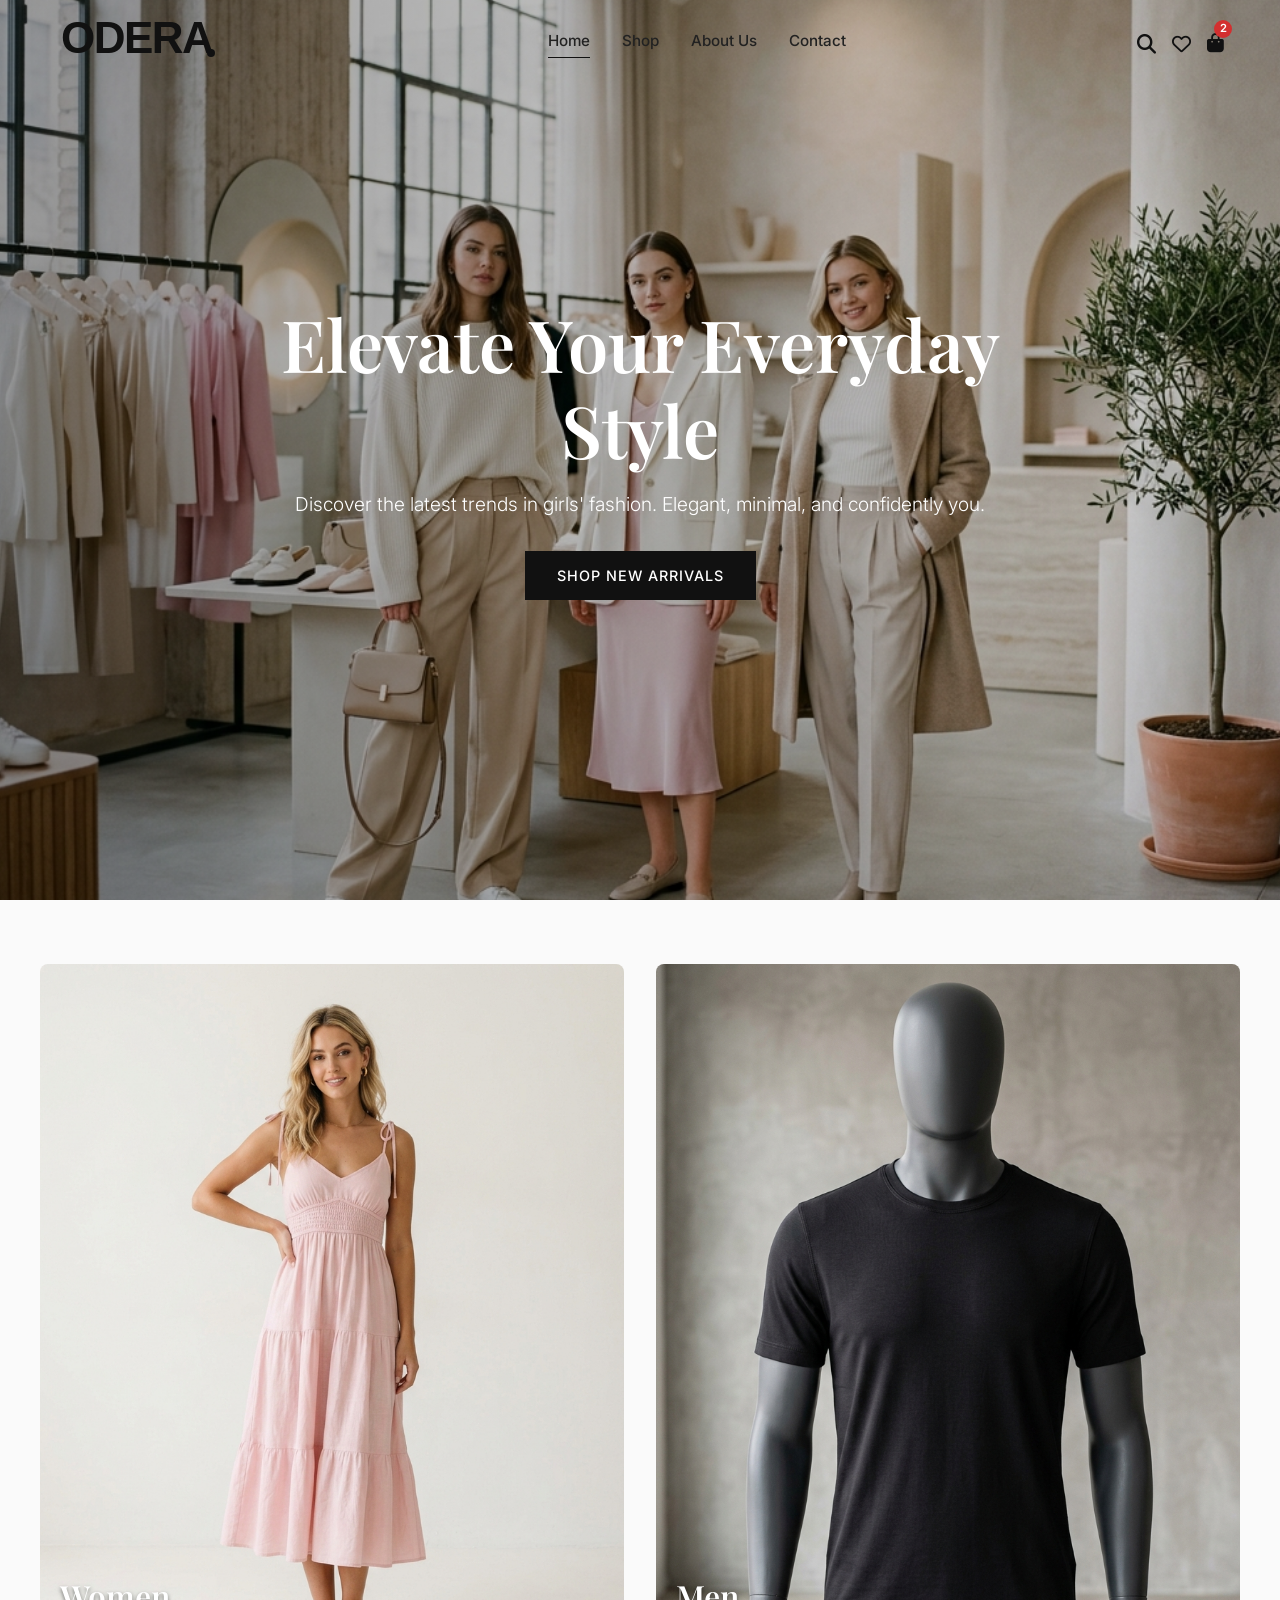
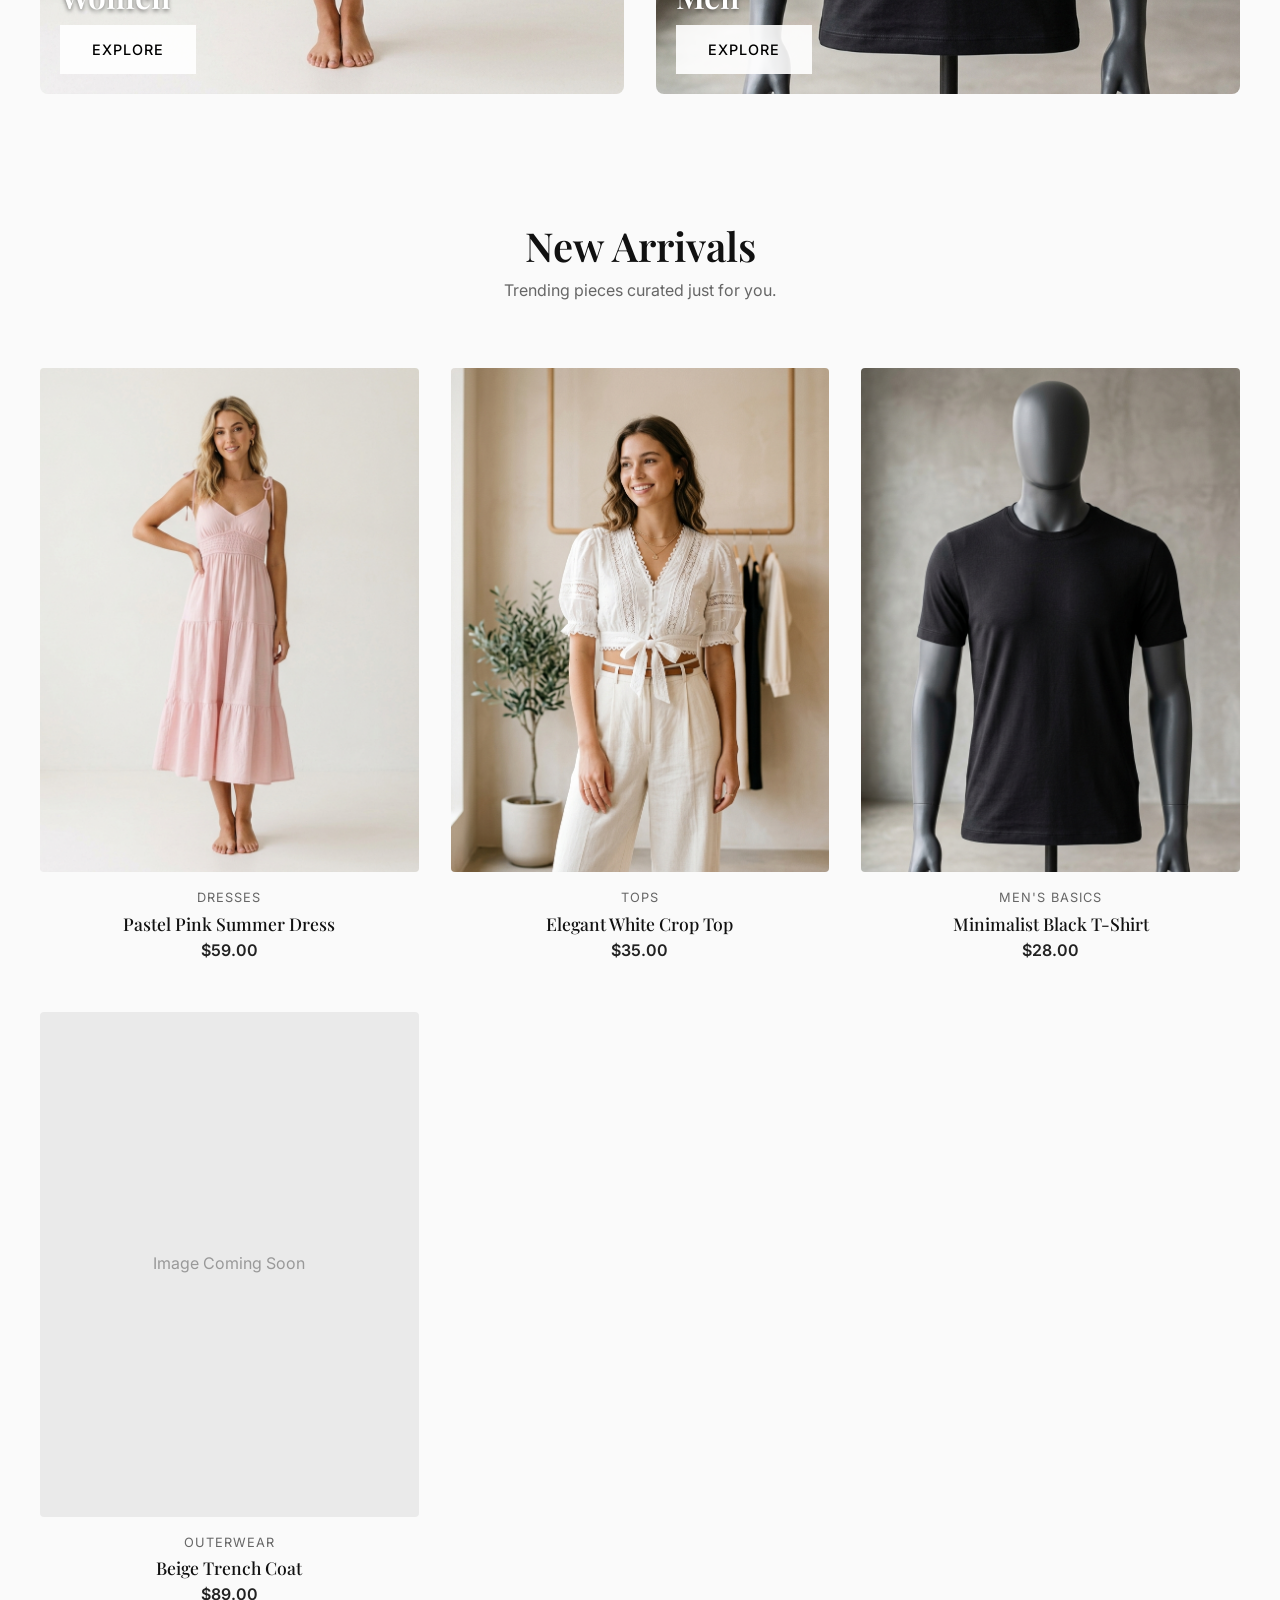
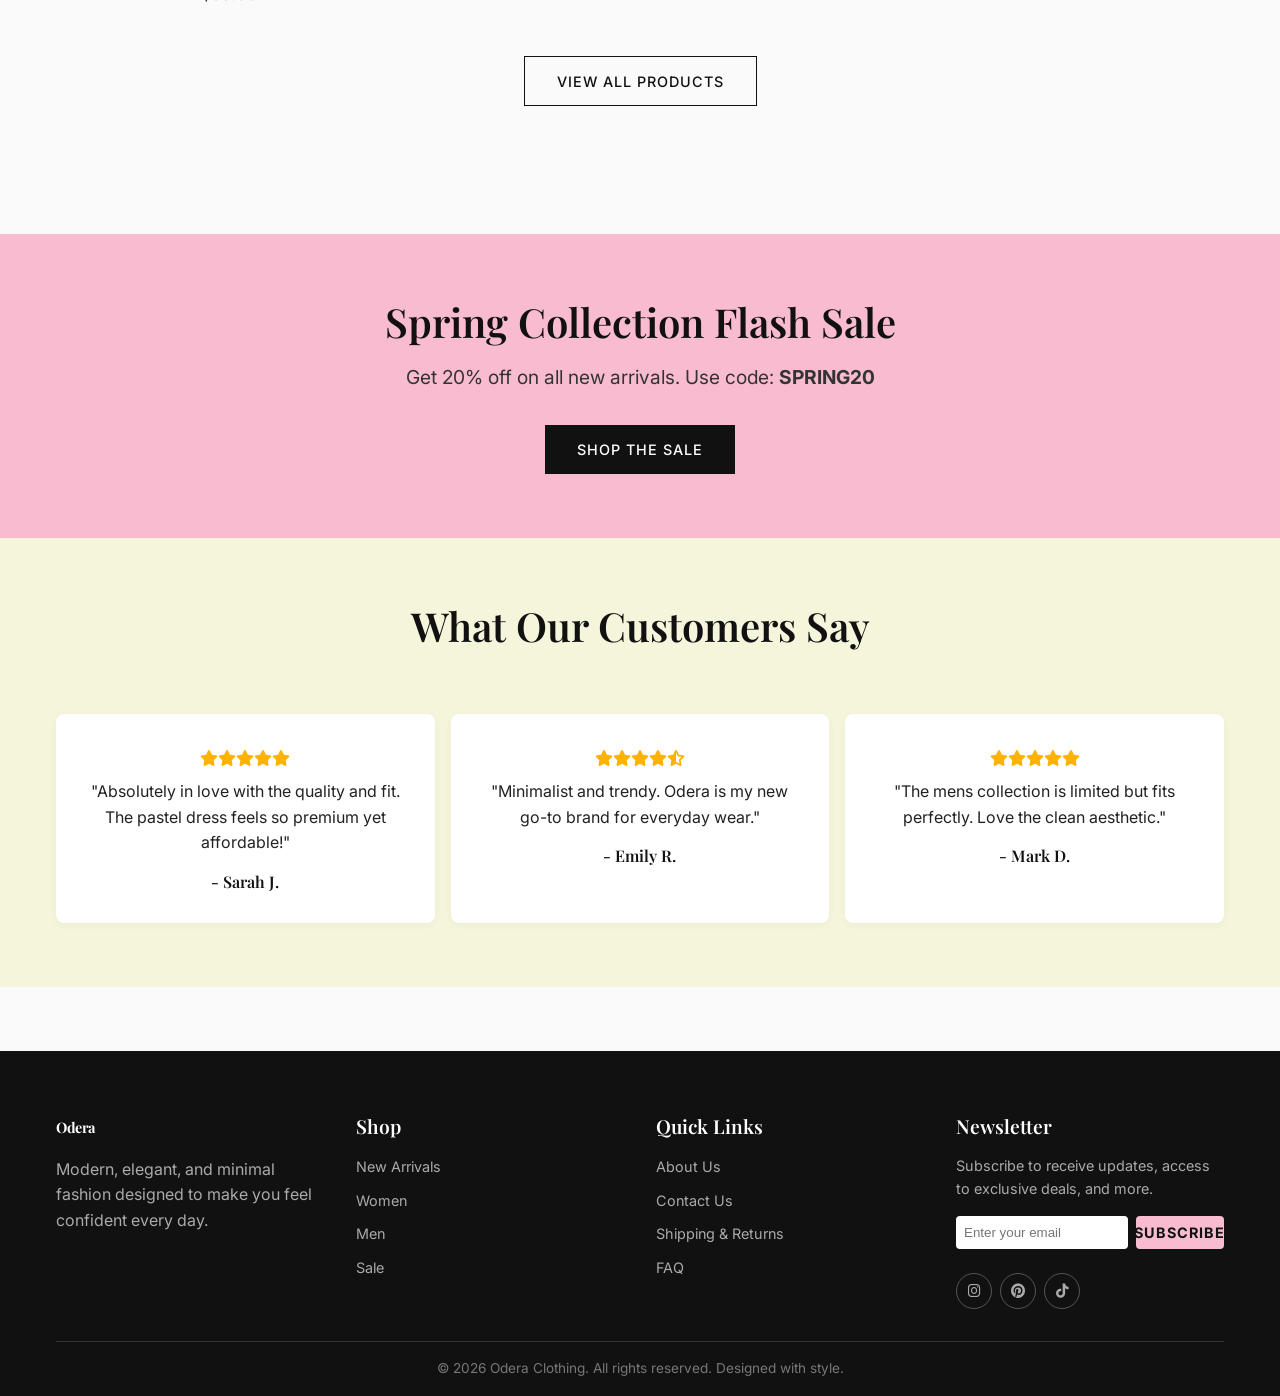
<file: index.html>
<!DOCTYPE html>
<html lang="en">
<head>
    <meta charset="UTF-8">
    <meta name="viewport" content="width=device-width, initial-scale=1.0">
    <title>Odera Clothing | Modern Fashion for Young Adults</title>
    <meta name="description" content="Discover trendy girls' fashion and minimalist men's wear at Odera Clothing. Premium quality, affordable prices, and modern style.">
    
    <!-- CSS -->
    <link rel="stylesheet" href="css/index.css">
    <link rel="stylesheet" href="css/style.css">
    
    <!-- FontAwesome -->
    <link rel="stylesheet" href="https://cdnjs.cloudflare.com/ajax/libs/font-awesome/6.4.0/css/all.min.css">
</head>
<body>

    <!-- Header Navigation -->
    <header id="header">
        <div class="container nav-container">
            <a href="index.html" class="logo"><img src="images/logo.svg" alt="Odera Clothing" style="height: 60px; margin-top: -5px;"></a>
            
            <nav class="nav-links" id="navLinks">
                <a href="index.html" class="active">Home</a>
                <a href="shop.html">Shop</a>
                <a href="about.html">About Us</a>
                <a href="contact.html">Contact</a>
            </nav>
            
            <div class="nav-icons">
                <button class="icon-btn search-btn" aria-label="Search"><i class="fa-solid fa-magnifying-glass"></i></button>
                <button class="icon-btn wishlist-btn" aria-label="Wishlist"><i class="fa-regular fa-heart"></i></button>
                <a href="cart.html" class="icon-btn cart-btn" aria-label="Cart">
                    <i class="fa-solid fa-bag-shopping"></i>
                    <span class="cart-count">2</span>
                </a>
                <button class="icon-btn mobile-menu-btn" id="mobileMenuBtn" aria-label="Menu">
                    <i class="fa-solid fa-bars"></i>
                </button>
            </div>
        </div>
    </header>

    <!-- Hero Section -->
    <section class="hero fade-in">
        <img src="images/hero_banner.png" alt="Odera Clothing Fashion Banner" class="hero-bg">
        <div class="hero-overlay"></div>
        <div class="hero-content">
            <h1>Elevate Your Everyday Style</h1>
            <p>Discover the latest trends in girls' fashion. Elegant, minimal, and confidently you.</p>
            <a href="shop.html" class="btn btn-primary">Shop New Arrivals</a>
        </div>
    </section>

    <!-- Categories Section -->
    <section class="section-padding container fade-in">
        <div class="product-grid" style="grid-template-columns: repeat(2, 1fr); gap: 2rem;">
            <div class="product-image-wrapper" style="aspect-ratio: 4/5; position: relative; border-radius: 8px; overflow: hidden;">
                <img src="images/product_dress_1.png" alt="Women's Collection">
                <div style="position: absolute; bottom: 20px; left: 20px; text-align: left; color: #fff;">
                    <h3 style="font-size: 2rem; color: #fff; text-shadow: 0 2px 4px rgba(0,0,0,0.5);">Women</h3>
                    <a href="shop.html?category=women" class="btn btn-primary" style="margin-top: 10px; background: rgba(255,255,255,0.9); color: black;">Explore</a>
                </div>
            </div>
            <div class="product-image-wrapper" style="aspect-ratio: 4/5; position: relative; border-radius: 8px; overflow: hidden;">
                <img src="images/product_mens_1.png" alt="Men's Collection">
                <div style="position: absolute; bottom: 20px; left: 20px; text-align: left; color: #fff;">
                    <h3 style="font-size: 2rem; color: #fff; text-shadow: 0 2px 4px rgba(0,0,0,0.5);">Men</h3>
                    <a href="shop.html?category=men" class="btn btn-primary" style="margin-top: 10px; background: rgba(255,255,255,0.9); color: black;">Explore</a>
                </div>
            </div>
        </div>
    </section>

    <!-- New Arrivals -->
    <section class="section-padding container fade-in">
        <div class="section-title">
            <h2>New Arrivals</h2>
            <p style="color: var(--color-text-muted);">Trending pieces curated just for you.</p>
        </div>
        
        <div class="product-grid">
            <!-- Product 1 -->
            <div class="product-card">
                <div class="product-image-wrapper">
                    <img src="images/product_dress_1.png" alt="Pastel Pink Summer Dress">
                    <div class="product-actions">
                        <button class="btn-icon" aria-label="Add to Wishlist"><i class="fa-regular fa-heart"></i></button>
                        <button class="btn-add-cart">Add to Cart</button>
                    </div>
                </div>
                <div class="product-info">
                    <p class="product-category">Dresses</p>
                    <a href="product.html"><h3 class="product-title">Pastel Pink Summer Dress</h3></a>
                    <p class="product-price">$59.00</p>
                </div>
            </div>

            <!-- Product 2 -->
            <div class="product-card">
                <div class="product-image-wrapper">
                    <img src="images/product_top_1.png" alt="White Crop Top">
                    <div class="product-actions">
                        <button class="btn-icon" aria-label="Add to Wishlist"><i class="fa-regular fa-heart"></i></button>
                        <button class="btn-add-cart">Add to Cart</button>
                    </div>
                </div>
                <div class="product-info">
                    <p class="product-category">Tops</p>
                    <a href="product.html"><h3 class="product-title">Elegant White Crop Top</h3></a>
                    <p class="product-price">$35.00</p>
                </div>
            </div>
            
            <!-- Product 3 -->
            <div class="product-card">
                <div class="product-image-wrapper">
                    <img src="images/product_mens_1.png" alt="Minimalist Black T-Shirt">
                    <div class="product-actions">
                        <button class="btn-icon" aria-label="Add to Wishlist"><i class="fa-regular fa-heart"></i></button>
                        <button class="btn-add-cart">Add to Cart</button>
                    </div>
                </div>
                <div class="product-info">
                    <p class="product-category">Men's Basics</p>
                    <a href="product.html"><h3 class="product-title">Minimalist Black T-Shirt</h3></a>
                    <p class="product-price">$28.00</p>
                </div>
            </div>

            <!-- Product 4 placeholder -->
            <div class="product-card">
                <div class="product-image-wrapper">
                    <div style="width: 100%; height: 100%; background: #eaeaea; display:flex; align-items:center; justify-content:center;">
                        <span style="color: #999;">Image Coming Soon</span>
                    </div>
                    <div class="product-actions">
                        <button class="btn-icon" aria-label="Add to Wishlist"><i class="fa-regular fa-heart"></i></button>
                        <button class="btn-add-cart">Add to Cart</button>
                    </div>
                </div>
                <div class="product-info">
                    <p class="product-category">Outerwear</p>
                    <a href="product.html"><h3 class="product-title">Beige Trench Coat</h3></a>
                    <p class="product-price">$89.00</p>
                </div>
            </div>
        </div>
        <div class="text-center" style="margin-top: 2rem;">
            <a href="shop.html" class="btn btn-secondary">View All Products</a>
        </div>
    </section>

    <!-- Promotional Section -->
    <section class="promo-banner fade-in">
        <div class="container">
            <h2>Spring Collection Flash Sale</h2>
            <p style="font-size: 1.2rem; margin-bottom: 2rem; color: #333;">Get 20% off on all new arrivals. Use code: <strong>SPRING20</strong></p>
            <a href="shop.html" class="btn btn-primary" style="background-color: var(--color-primary); color: white;">Shop the Sale</a>
        </div>
    </section>

    <!-- Testimonials -->
    <section class="testimonials fade-in">
        <div class="container">
            <div class="section-title">
                <h2>What Our Customers Say</h2>
            </div>
            <div class="testimonial-grid">
                <div class="testimonial-card">
                    <div class="stars"><i class="fa-solid fa-star"></i><i class="fa-solid fa-star"></i><i class="fa-solid fa-star"></i><i class="fa-solid fa-star"></i><i class="fa-solid fa-star"></i></div>
                    <p>"Absolutely in love with the quality and fit. The pastel dress feels so premium yet affordable!"</p>
                    <h4 style="margin-top: 1rem;">- Sarah J.</h4>
                </div>
                <div class="testimonial-card">
                    <div class="stars"><i class="fa-solid fa-star"></i><i class="fa-solid fa-star"></i><i class="fa-solid fa-star"></i><i class="fa-solid fa-star"></i><i class="fa-solid fa-star-half-stroke"></i></div>
                    <p>"Minimalist and trendy. Odera is my new go-to brand for everyday wear."</p>
                    <h4 style="margin-top: 1rem;">- Emily R.</h4>
                </div>
                <div class="testimonial-card">
                    <div class="stars"><i class="fa-solid fa-star"></i><i class="fa-solid fa-star"></i><i class="fa-solid fa-star"></i><i class="fa-solid fa-star"></i><i class="fa-solid fa-star"></i></div>
                    <p>"The mens collection is limited but fits perfectly. Love the clean aesthetic."</p>
                    <h4 style="margin-top: 1rem;">- Mark D.</h4>
                </div>
            </div>
        </div>
    </section>

    <!-- Footer -->
    <footer>
        <div class="container">
            <div class="footer-grid">
                <div class="footer-col" style="flex: 2;">
                    <a href="index.html" class="logo" style="color: white;">Odera</a>
                    <p style="color: #aaa; margin-top: 1rem; max-width: 300px;">Modern, elegant, and minimal fashion designed to make you feel confident every day.</p>
                </div>
                <div class="footer-col">
                    <h3>Shop</h3>
                    <ul>
                        <li><a href="shop.html?category=new">New Arrivals</a></li>
                        <li><a href="shop.html?category=women">Women</a></li>
                        <li><a href="shop.html?category=men">Men</a></li>
                        <li><a href="shop.html?category=sale">Sale</a></li>
                    </ul>
                </div>
                <div class="footer-col">
                    <h3>Quick Links</h3>
                    <ul>
                        <li><a href="about.html">About Us</a></li>
                        <li><a href="contact.html">Contact Us</a></li>
                        <li><a href="#">Shipping & Returns</a></li>
                        <li><a href="#">FAQ</a></li>
                    </ul>
                </div>
                <div class="footer-col">
                    <h3>Newsletter</h3>
                    <p style="color: #aaa; margin-bottom: 1rem; font-size: 0.9rem;">Subscribe to receive updates, access to exclusive deals, and more.</p>
                    <form style="display: flex; gap: 0.5rem;" onsubmit="event.preventDefault(); alert('Subscribed!');">
                        <input type="email" placeholder="Enter your email" required style="padding: 0.5rem; width: 100%; border: none; border-radius: 4px;">
                        <button type="submit" class="btn btn-primary" style="padding: 0.5rem 1rem; background-color: var(--color-secondary); color: var(--color-primary); font-weight: bold; border-radius: 4px;">Subscribe</button>
                    </form>
                    <div class="social-links" style="margin-top: 1.5rem;">
                        <a href="#"><i class="fa-brands fa-instagram"></i></a>
                        <a href="#"><i class="fa-brands fa-pinterest"></i></a>
                        <a href="#"><i class="fa-brands fa-tiktok"></i></a>
                    </div>
                </div>
            </div>
            <div class="footer-bottom">
                &copy; 2026 Odera Clothing. All rights reserved. Designed with style.
            </div>
        </div>
    </footer>

    <!-- Scripts -->
    <script src="js/main.js"></script>
</body>
</html>
</file>
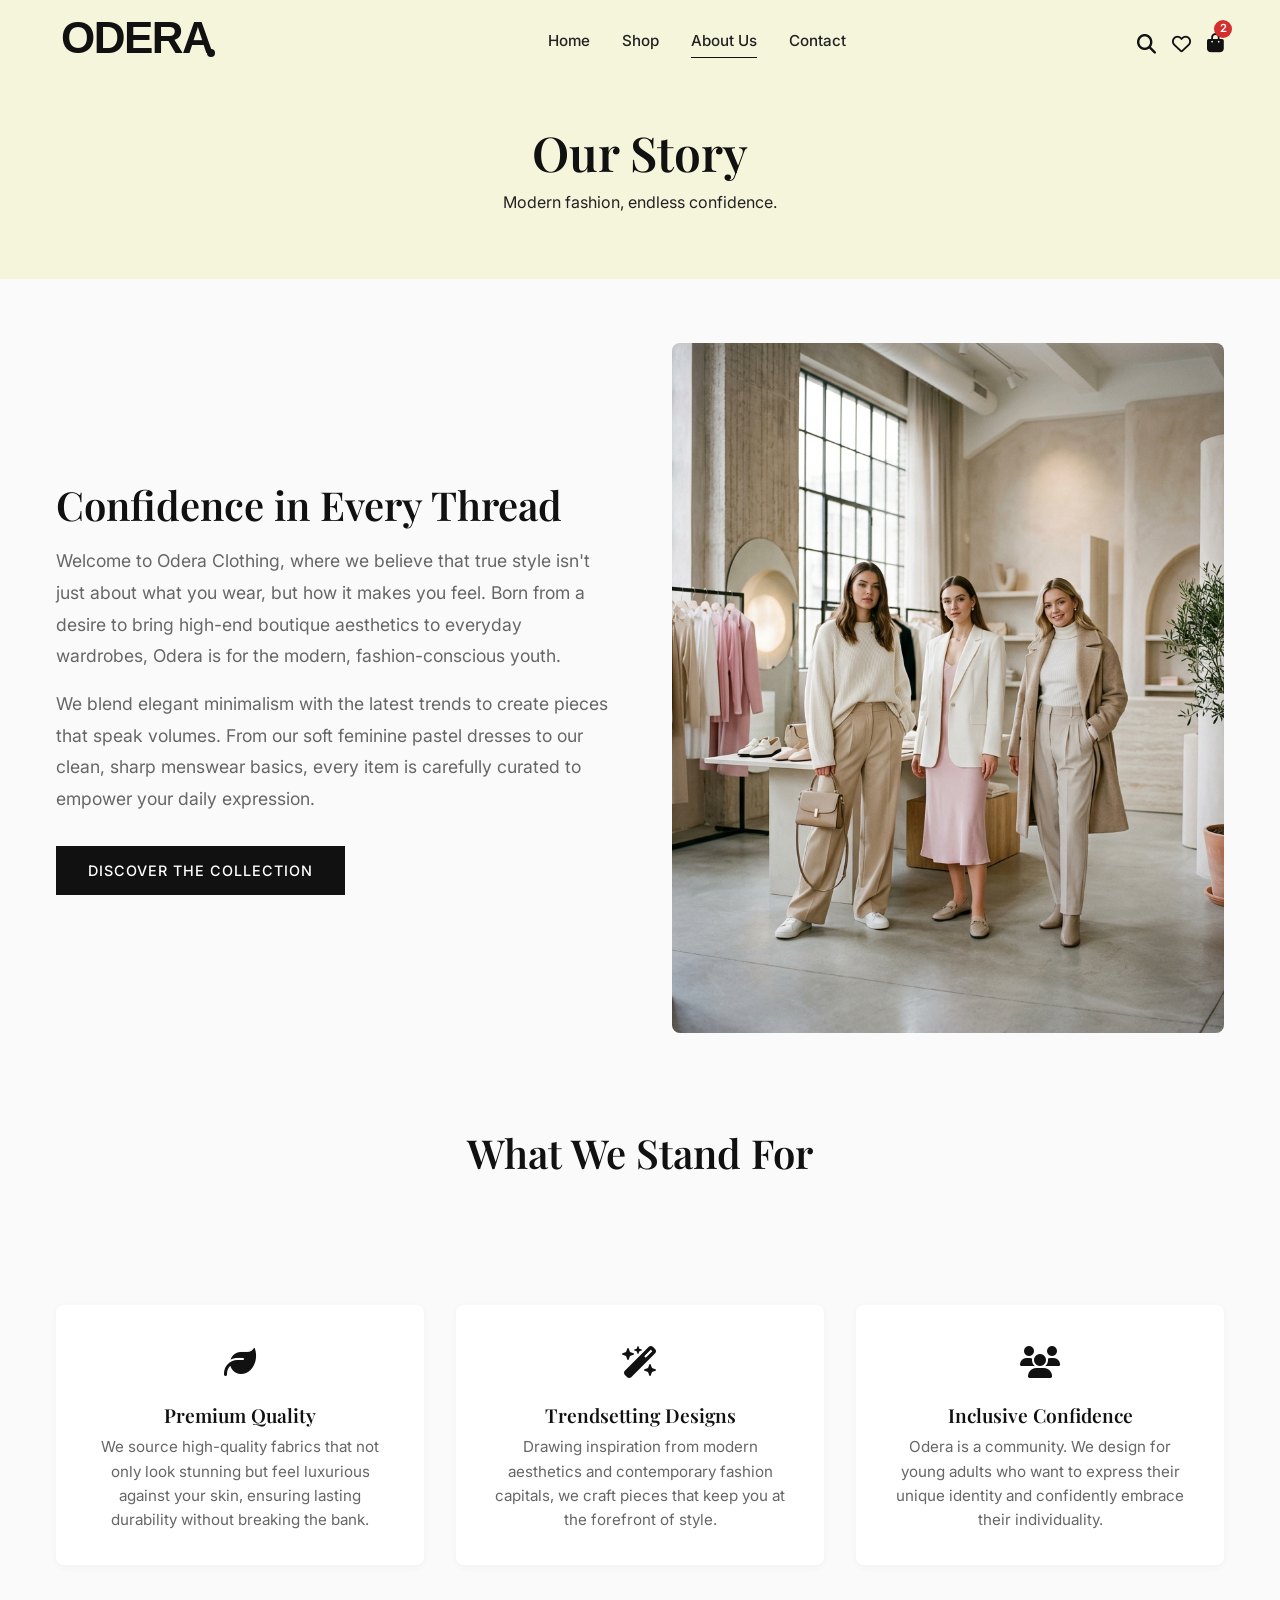
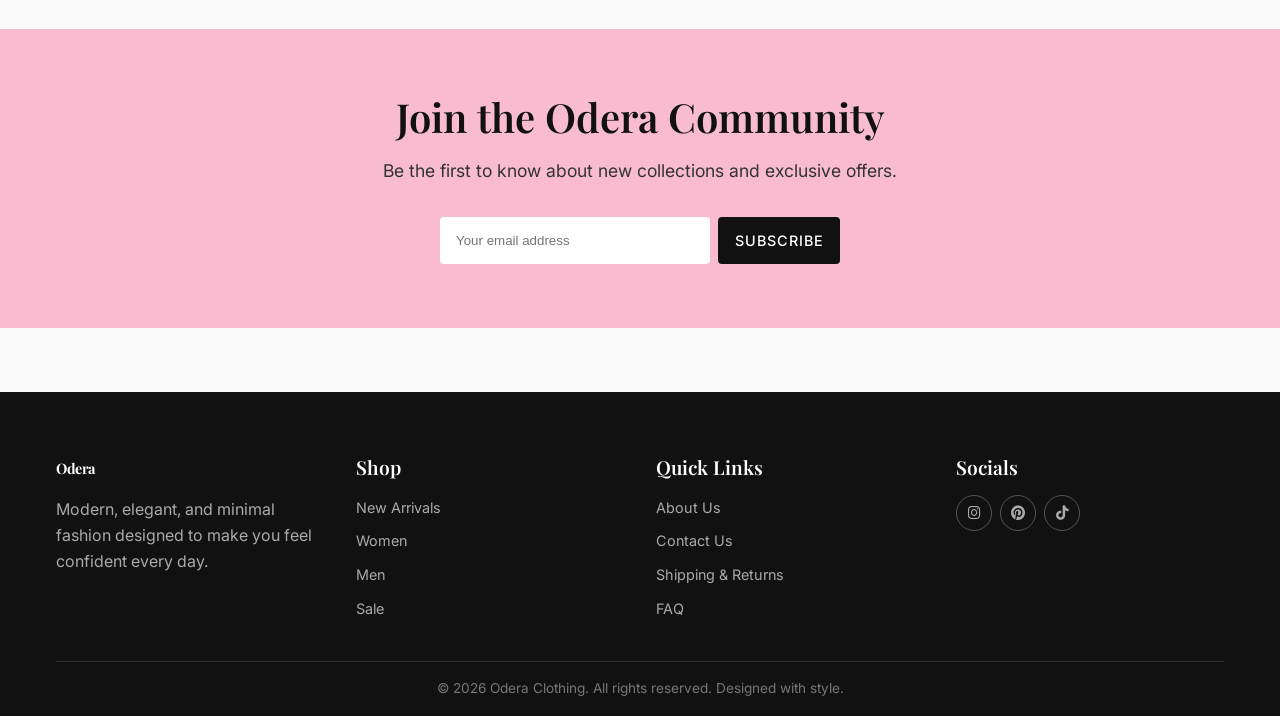
<file: about.html>
<!DOCTYPE html>
<html lang="en">

<head>
    <meta charset="UTF-8">
    <meta name="viewport" content="width=device-width, initial-scale=1.0">
    <title>About Us | Odera Clothing</title>
    <meta name="description"
        content="Learn about Odera Clothing, a brand built on modern fashion, confidence, and minimal style.">

    <link rel="stylesheet" href="css/index.css">
    <link rel="stylesheet" href="css/style.css">
    <link rel="stylesheet" href="https://cdnjs.cloudflare.com/ajax/libs/font-awesome/6.4.0/css/all.min.css">

    <style>
        .page-header {
            padding: calc(var(--spacing-xl) + 60px) 0 var(--spacing-xl);
            background-color: var(--color-beige);
            text-align: center;
        }

        .page-header h1 {
            font-size: 3rem;
            margin-bottom: var(--spacing-sm);
        }

        .about-section {
            display: grid;
            grid-template-columns: 1fr 1fr;
            gap: var(--spacing-xl);
            align-items: center;
            padding: var(--spacing-xl) 0;
        }

        .about-image {
            width: 100%;
            aspect-ratio: 4/5;
            object-fit: cover;
            border-radius: var(--border-radius-md);
        }

        .about-content h2 {
            font-size: 2.5rem;
            margin-bottom: var(--spacing-md);
        }

        .about-content p {
            font-size: 1.1rem;
            color: var(--color-text-muted);
            line-height: 1.8;
            margin-bottom: var(--spacing-md);
        }

        .values-grid {
            display: grid;
            grid-template-columns: repeat(3, 1fr);
            gap: var(--spacing-lg);
            text-align: center;
            padding: var(--spacing-xl) 0;
        }

        .value-card {
            padding: var(--spacing-lg);
            background-color: #fff;
            border-radius: var(--border-radius-md);
            box-shadow: var(--shadow-sm);
            transition: transform var(--transition-fast);
        }

        .value-card:hover {
            transform: translateY(-5px);
        }

        .value-icon {
            font-size: 2rem;
            color: var(--color-primary);
            margin-bottom: var(--spacing-md);
        }

        .value-card h3 {
            font-size: 1.2rem;
            margin-bottom: var(--spacing-sm);
        }

        .value-card p {
            color: var(--color-text-muted);
            font-size: 0.95rem;
        }

        @media (max-width: 768px) {
            .about-section {
                grid-template-columns: 1fr;
            }

            .values-grid {
                grid-template-columns: 1fr;
            }
        }
    </style>
</head>

<body>

    <!-- Header Navigation -->
    <header id="header">
        <div class="container nav-container">
            <a href="index.html" class="logo"><img src="images/logo.svg" alt="Odera Clothing"
                    style="height: 60px; margin-top: -5px;"></a>

            <nav class="nav-links" id="navLinks">
                <a href="index.html">Home</a>
                <a href="shop.html">Shop</a>
                <a href="about.html" class="active">About Us</a>
                <a href="contact.html">Contact</a>
            </nav>

            <div class="nav-icons">
                <button class="icon-btn search-btn" aria-label="Search"><i
                        class="fa-solid fa-magnifying-glass"></i></button>
                <button class="icon-btn wishlist-btn" aria-label="Wishlist"><i class="fa-regular fa-heart"></i></button>
                <a href="cart.html" class="icon-btn cart-btn" aria-label="Cart">
                    <i class="fa-solid fa-bag-shopping"></i>
                    <span class="cart-count">2</span>
                </a>
                <button class="icon-btn mobile-menu-btn" id="mobileMenuBtn" aria-label="Menu">
                    <i class="fa-solid fa-bars"></i>
                </button>
            </div>
        </div>
    </header>

    <!-- Page Header -->
    <section class="page-header fade-in">
        <div class="container">
            <h1>Our Story</h1>
            <p>Modern fashion, endless confidence.</p>
        </div>
    </section>

    <!-- About Section -->
    <section class="container fade-in">
        <div class="about-section">
            <div class="about-content">
                <h2>Confidence in Every Thread</h2>
                <p>Welcome to Odera Clothing, where we believe that true style isn't just about what you wear, but how
                    it makes you feel. Born from a desire to bring high-end boutique aesthetics to everyday wardrobes,
                    Odera is for the modern, fashion-conscious youth.</p>
                <p>We blend elegant minimalism with the latest trends to create pieces that speak volumes. From our soft
                    feminine pastel dresses to our clean, sharp menswear basics, every item is carefully curated to
                    empower your daily expression.</p>
                <a href="shop.html" class="btn btn-primary" style="margin-top: 1rem;">Discover the Collection</a>
            </div>
            <img src="images/hero_banner.png" alt="Odera Clothing Aesthetic" class="about-image">
        </div>
    </section>

    <!-- Brand Values -->
    <section class="container fade-in" style="background-color: var(--color-background);">
        <div class="section-title" style="margin-top: 2rem;">
            <h2>What We Stand For</h2>
        </div>
        <div class="values-grid">
            <div class="value-card">
                <div class="value-icon"><i class="fa-solid fa-leaf"></i></div>
                <h3>Premium Quality</h3>
                <p>We source high-quality fabrics that not only look stunning but feel luxurious against your skin,
                    ensuring lasting durability without breaking the bank.</p>
            </div>
            <div class="value-card">
                <div class="value-icon"><i class="fa-solid fa-wand-magic-sparkles"></i></div>
                <h3>Trendsetting Designs</h3>
                <p>Drawing inspiration from modern aesthetics and contemporary fashion capitals, we craft pieces that
                    keep you at the forefront of style.</p>
            </div>
            <div class="value-card">
                <div class="value-icon"><i class="fa-solid fa-users"></i></div>
                <h3>Inclusive Confidence</h3>
                <p>Odera is a community. We design for young adults who want to express their unique identity and
                    confidently embrace their individuality.</p>
            </div>
        </div>
    </section>

    <!-- Newsletter CTA -->
    <section class="promo-banner fade-in" style="margin-top: 0;">
        <div class="container">
            <h2>Join the Odera Community</h2>
            <p
                style="font-size: 1.1rem; margin-bottom: 2rem; color: #333; max-width: 600px; margin-left: auto; margin-right: auto;">
                Be the first to know about new collections and exclusive offers.</p>
            <form style="display: flex; gap: 0.5rem; justify-content: center; max-width: 400px; margin: 0 auto;"
                onsubmit="event.preventDefault(); alert('Subscribed!');">
                <input type="email" placeholder="Your email address" required
                    style="padding: 1rem; width: 100%; border: none; border-radius: 4px;">
                <button type="submit" class="btn btn-primary"
                    style="background-color: var(--color-primary); color: white; border-radius: 4px;">Subscribe</button>
            </form>
        </div>
    </section>

    <!-- Footer -->
    <footer>
        <div class="container">
            <div class="footer-grid">
                <div class="footer-col" style="flex: 2;">
                    <a href="index.html" class="logo" style="color: white;">Odera</a>
                    <p style="color: #aaa; margin-top: 1rem; max-width: 300px;">Modern, elegant, and minimal fashion
                        designed to make you feel confident every day.</p>
                </div>
                <div class="footer-col">
                    <h3>Shop</h3>
                    <ul>
                        <li><a href="shop.html?category=new">New Arrivals</a></li>
                        <li><a href="shop.html?category=women">Women</a></li>
                        <li><a href="shop.html?category=men">Men</a></li>
                        <li><a href="shop.html?category=sale">Sale</a></li>
                    </ul>
                </div>
                <div class="footer-col">
                    <h3>Quick Links</h3>
                    <ul>
                        <li><a href="about.html">About Us</a></li>
                        <li><a href="contact.html">Contact Us</a></li>
                        <li><a href="#">Shipping & Returns</a></li>
                        <li><a href="#">FAQ</a></li>
                    </ul>
                </div>
                <div class="footer-col">
                    <h3>Socials</h3>
                    <div class="social-links" style="margin-top: 1rem;">
                        <a href="#"><i class="fa-brands fa-instagram"></i></a>
                        <a href="#"><i class="fa-brands fa-pinterest"></i></a>
                        <a href="#"><i class="fa-brands fa-tiktok"></i></a>
                    </div>
                </div>
            </div>
            <div class="footer-bottom">
                &copy; 2026 Odera Clothing. All rights reserved. Designed with style.
            </div>
        </div>
    </footer>

    <script src="js/main.js"></script>
</body>

</html>
</file>
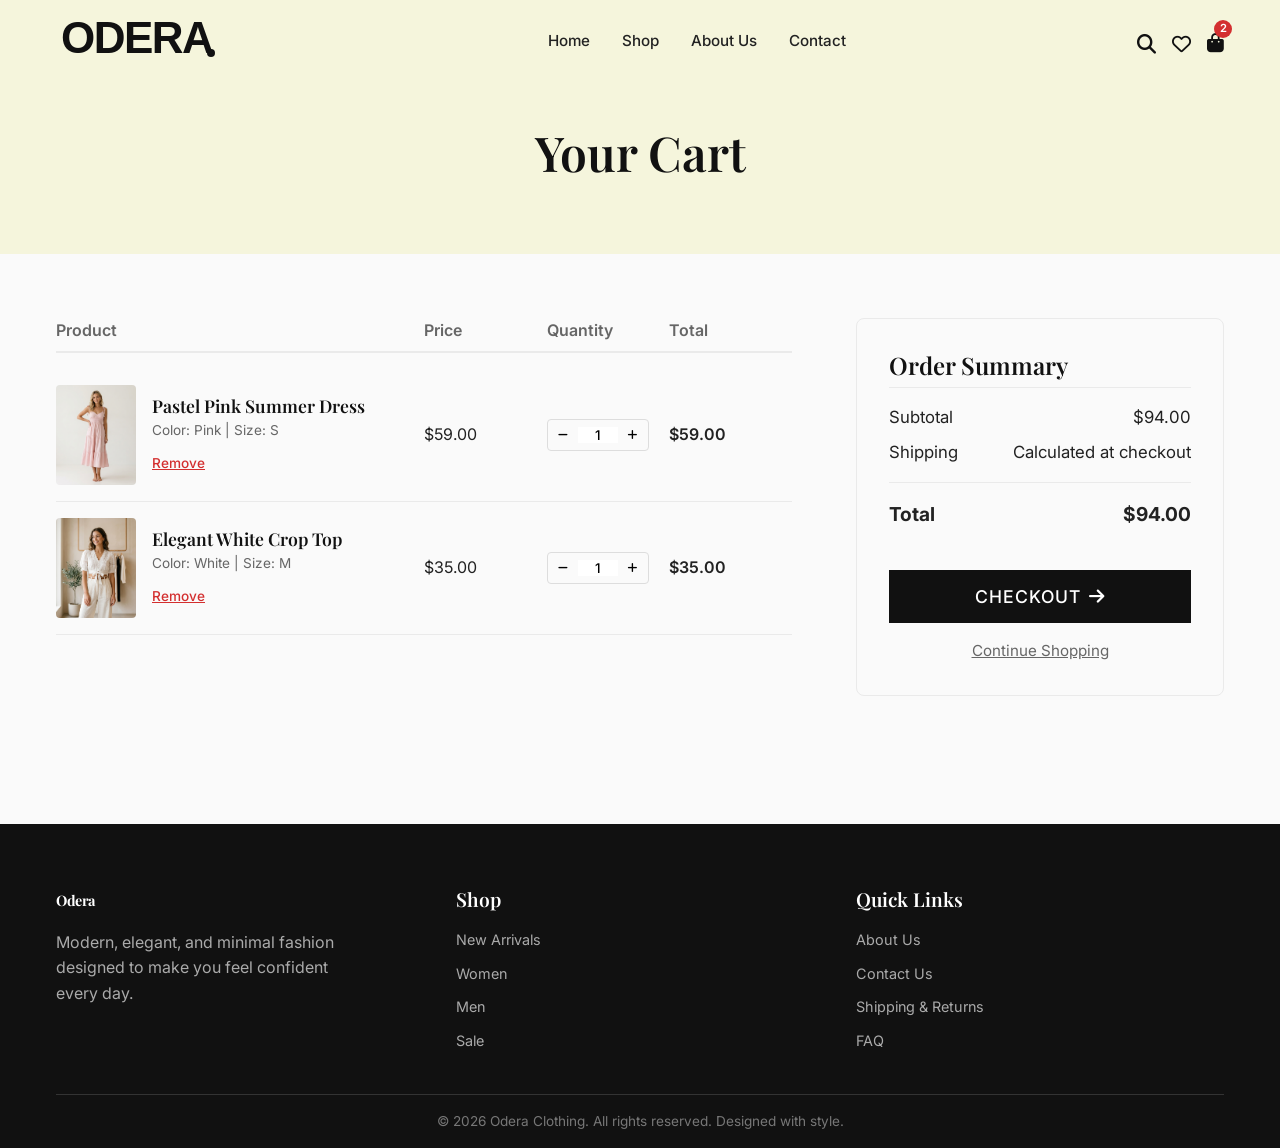
<file: cart.html>
<!DOCTYPE html>
<html lang="en">
<head>
    <meta charset="UTF-8">
    <meta name="viewport" content="width=device-width, initial-scale=1.0">
    <title>Shopping Cart | Odera Clothing</title>
    <meta name="description" content="Review your shopping cart at Odera Clothing.">
    
    <link rel="stylesheet" href="css/index.css">
    <link rel="stylesheet" href="css/style.css">
    <link rel="stylesheet" href="https://cdnjs.cloudflare.com/ajax/libs/font-awesome/6.4.0/css/all.min.css">
    
    <style>
        .page-header {
            padding: calc(var(--spacing-xl) + 60px) 0 var(--spacing-xl);
            background-color: var(--color-beige);
            text-align: center;
        }
        
        .page-header h1 {
            font-size: 3rem;
            margin-bottom: var(--spacing-sm);
        }

        .cart-container {
            display: grid;
            grid-template-columns: 2fr 1fr;
            gap: var(--spacing-xl);
            padding: var(--spacing-xl) var(--spacing-md);
            max-width: 1200px;
            margin: 0 auto;
        }

        .cart-items {
            width: 100%;
        }

        .cart-header {
            display: grid;
            grid-template-columns: 3fr 1fr 1fr 1fr;
            padding-bottom: var(--spacing-sm);
            border-bottom: 2px solid #eaeaea;
            font-weight: 600;
            color: var(--color-text-muted);
            margin-bottom: var(--spacing-md);
        }

        .cart-item {
            display: grid;
            grid-template-columns: 3fr 1fr 1fr 1fr;
            align-items: center;
            padding: var(--spacing-md) 0;
            border-bottom: 1px solid #eaeaea;
            animation: fadeIn 0.5s ease;
        }

        .product-col {
            display: flex;
            align-items: center;
            gap: var(--spacing-md);
        }

        .product-col img {
            width: 80px;
            height: 100px;
            object-fit: cover;
            border-radius: var(--border-radius-sm);
        }

        .item-info h4 {
            font-size: 1.1rem;
            margin-bottom: 4px;
            color: var(--color-primary);
        }

        .item-info .item-meta {
            font-size: 0.85rem;
            color: var(--color-text-muted);
            margin-bottom: 8px;
        }

        .remove-btn {
            color: var(--color-accent);
            font-size: 0.85rem;
            font-weight: 500;
            cursor: pointer;
            text-decoration: underline;
            transition: color var(--transition-fast);
        }

        .remove-btn:hover {
            color: #b30000;
        }

        .qty-controls {
            display: flex;
            align-items: center;
            border: 1px solid #ddd;
            border-radius: var(--border-radius-sm);
            width: fit-content;
        }

        .qty-btn {
            width: 30px;
            height: 30px;
            display: flex;
            align-items: center;
            justify-content: center;
            cursor: pointer;
            transition: background-color var(--transition-fast);
        }

        .qty-btn:hover {
            background-color: #f5f5f5;
        }

        .qty-input {
            width: 40px;
            text-align: center;
            border: none;
            font-family: var(--font-body);
            font-weight: 500;
            -moz-appearance: textfield;
        }

        .qty-input::-webkit-outer-spin-button,
        .qty-input::-webkit-inner-spin-button {
            -webkit-appearance: none;
            margin: 0;
        }

        .total-col {
            font-weight: 600;
        }

        /* Order Summary */
        .order-summary {
            background-color: #fafafa;
            padding: var(--spacing-lg);
            border-radius: var(--border-radius-md);
            border: 1px solid #eaeaea;
            height: fit-content;
        }

        .order-summary h3 {
            font-size: 1.5rem;
            margin-bottom: var(--spacing-md);
            padding-bottom: var(--spacing-sm);
            border-bottom: 1px solid #eaeaea;
        }

        .summary-row {
            display: flex;
            justify-content: space-between;
            margin-bottom: var(--spacing-sm);
            font-size: 1.05rem;
        }

        .summary-row.total {
            font-weight: 700;
            font-size: 1.2rem;
            margin-top: var(--spacing-md);
            padding-top: var(--spacing-md);
            border-top: 1px solid #eaeaea;
        }

        .checkout-btn {
            width: 100%;
            margin-top: var(--spacing-lg);
            padding: 1rem;
            font-size: 1.1rem;
        }

        .continue-shopping {
            display: block;
            text-align: center;
            margin-top: var(--spacing-md);
            color: var(--color-text-muted);
            font-size: 0.95rem;
            text-decoration: underline;
        }

        @media (max-width: 768px) {
            .cart-container {
                grid-template-columns: 1fr;
            }
            .cart-header {
                display: none;
            }
            .cart-item {
                grid-template-columns: 1fr;
                gap: var(--spacing-md);
            }
            .product-col {
                width: 100%;
            }
            .price-col, .qty-col, .total-col {
                display: flex;
                justify-content: space-between;
                align-items: center;
                width: 100%;
            }
            .price-col::before { content: "Price: "; font-weight: 500;}
            .qty-col::before { content: "Quantity: "; font-weight: 500;}
            .total-col::before { content: "Total: "; font-weight: 500;}
        }

        @keyframes fadeIn {
            from { opacity: 0; transform: translateY(10px); }
            to { opacity: 1; transform: translateY(0); }
        }
    </style>
</head>
<body>

    <!-- Header Navigation -->
    <header id="header">
        <div class="container nav-container">
            <a href="index.html" class="logo"><img src="images/logo.svg" alt="Odera Clothing" style="height: 60px; margin-top: -5px;"></a>
            
            <nav class="nav-links" id="navLinks">
                <a href="index.html">Home</a>
                <a href="shop.html">Shop</a>
                <a href="about.html">About Us</a>
                <a href="contact.html">Contact</a>
            </nav>
            
            <div class="nav-icons">
                <button class="icon-btn search-btn" aria-label="Search"><i class="fa-solid fa-magnifying-glass"></i></button>
                <button class="icon-btn wishlist-btn" aria-label="Wishlist"><i class="fa-regular fa-heart"></i></button>
                <a href="cart.html" class="icon-btn cart-btn active" aria-label="Cart">
                    <i class="fa-solid fa-bag-shopping"></i>
                    <span class="cart-count">2</span>
                </a>
                <button class="icon-btn mobile-menu-btn" id="mobileMenuBtn" aria-label="Menu">
                    <i class="fa-solid fa-bars"></i>
                </button>
            </div>
        </div>
    </header>

    <!-- Page Header -->
    <section class="page-header fade-in">
        <div class="container">
            <h1>Your Cart</h1>
        </div>
    </section>

    <!-- Cart Section -->
    <section class="fade-in">
        <div class="cart-container">
            
            <!-- Cart Items -->
            <div class="cart-items" id="cartItemsContainer">
                <div class="cart-header">
                    <div>Product</div>
                    <div>Price</div>
                    <div>Quantity</div>
                    <div>Total</div>
                </div>

                <!-- Item 1 -->
                <div class="cart-item" id="item-1">
                    <div class="product-col">
                        <img src="images/product_dress_1.png" alt="Pastel Pink Summer Dress">
                        <div class="item-info">
                            <a href="product.html"><h4>Pastel Pink Summer Dress</h4></a>
                            <div class="item-meta">Color: Pink | Size: S</div>
                            <span class="remove-btn" onclick="removeItem('item-1', 59.00)">Remove</span>
                        </div>
                    </div>
                    <div class="price-col">$<span class="item-price">59.00</span></div>
                    <div class="qty-col">
                        <div class="qty-controls">
                            <button class="qty-btn" onclick="updateQty('item-1', -1, 59.00)"><i class="fa-solid fa-minus" style="font-size: 0.7rem;"></i></button>
                            <input type="number" class="qty-input" value="1" min="1" readonly>
                            <button class="qty-btn" onclick="updateQty('item-1', 1, 59.00)"><i class="fa-solid fa-plus" style="font-size: 0.7rem;"></i></button>
                        </div>
                    </div>
                    <div class="total-col">$<span class="item-total">59.00</span></div>
                </div>

                <!-- Item 2 -->
                <div class="cart-item" id="item-2">
                    <div class="product-col">
                        <img src="images/product_top_1.png" alt="Elegant White Crop Top">
                        <div class="item-info">
                            <a href="product.html"><h4>Elegant White Crop Top</h4></a>
                            <div class="item-meta">Color: White | Size: M</div>
                            <span class="remove-btn" onclick="removeItem('item-2', 35.00)">Remove</span>
                        </div>
                    </div>
                    <div class="price-col">$<span class="item-price">35.00</span></div>
                    <div class="qty-col">
                        <div class="qty-controls">
                            <button class="qty-btn" onclick="updateQty('item-2', -1, 35.00)"><i class="fa-solid fa-minus" style="font-size: 0.7rem;"></i></button>
                            <input type="number" class="qty-input" value="1" min="1" readonly>
                            <button class="qty-btn" onclick="updateQty('item-2', 1, 35.00)"><i class="fa-solid fa-plus" style="font-size: 0.7rem;"></i></button>
                        </div>
                    </div>
                    <div class="total-col">$<span class="item-total">35.00</span></div>
                </div>

            </div>

            <!-- Order Summary -->
            <div class="order-summary" id="orderSummary">
                <h3>Order Summary</h3>
                <div class="summary-row">
                    <span>Subtotal</span>
                    <span>$<span id="cartSubtotal">94.00</span></span>
                </div>
                <div class="summary-row">
                    <span>Shipping</span>
                    <span>Calculated at checkout</span>
                </div>
                <div class="summary-row total">
                    <span>Total</span>
                    <span>$<span id="cartTotal">94.00</span></span>
                </div>
                <button class="btn btn-primary checkout-btn" onclick="alert('Proceeding to checkout sequence...')">Checkout <i class="fa-solid fa-arrow-right" style="margin-left: 8px;"></i></button>
                <a href="shop.html" class="continue-shopping">Continue Shopping</a>
            </div>
            
        </div>
    </section>

    <!-- Footer -->
    <footer>
        <div class="container">
            <div class="footer-grid">
                <div class="footer-col" style="flex: 2;">
                    <a href="index.html" class="logo" style="color: white;">Odera</a>
                    <p style="color: #aaa; margin-top: 1rem; max-width: 300px;">Modern, elegant, and minimal fashion designed to make you feel confident every day.</p>
                </div>
                <div class="footer-col">
                    <h3>Shop</h3>
                    <ul>
                        <li><a href="shop.html?category=new">New Arrivals</a></li>
                        <li><a href="shop.html?category=women">Women</a></li>
                        <li><a href="shop.html?category=men">Men</a></li>
                        <li><a href="shop.html?category=sale">Sale</a></li>
                    </ul>
                </div>
                <div class="footer-col">
                    <h3>Quick Links</h3>
                    <ul>
                        <li><a href="about.html">About Us</a></li>
                        <li><a href="contact.html">Contact Us</a></li>
                        <li><a href="#">Shipping & Returns</a></li>
                        <li><a href="#">FAQ</a></li>
                    </ul>
                </div>
            </div>
            <div class="footer-bottom">
                &copy; 2026 Odera Clothing. All rights reserved. Designed with style.
            </div>
        </div>
    </footer>

    <script src="js/main.js"></script>
    <script>
        function updateCartCount() {
            const items = document.querySelectorAll('.cart-item').length;
            const countEl = document.querySelector('.cart-count');
            if(countEl) countEl.textContent = items;
            
            if(items === 0) {
                document.getElementById('cartItemsContainer').innerHTML = '<p style="text-align: center; padding: 2rem;">Your cart is currently empty.</p>';
                document.getElementById('orderSummary').style.opacity = '0.5';
                document.getElementById('orderSummary').style.pointerEvents = 'none';
            }
        }

        function recalcCart() {
            let total = 0;
            document.querySelectorAll('.cart-item').forEach(item => {
                const itemTotal = parseFloat(item.querySelector('.item-total').textContent);
                total += itemTotal;
            });
            document.getElementById('cartSubtotal').textContent = total.toFixed(2);
            document.getElementById('cartTotal').textContent = total.toFixed(2);
        }

        function updateQty(itemId, change, price) {
            const item = document.getElementById(itemId);
            const input = item.querySelector('.qty-input');
            let newQty = parseInt(input.value) + change;
            if(newQty < 1) newQty = 1;
            
            input.value = newQty;
            item.querySelector('.item-total').textContent = (newQty * price).toFixed(2);
            recalcCart();
        }

        function removeItem(itemId, price) {
            const item = document.getElementById(itemId);
            item.style.opacity = '0';
            setTimeout(() => {
                item.remove();
                recalcCart();
                updateCartCount();
            }, 300);
        }
    </script>
</body>
</html>
</file>
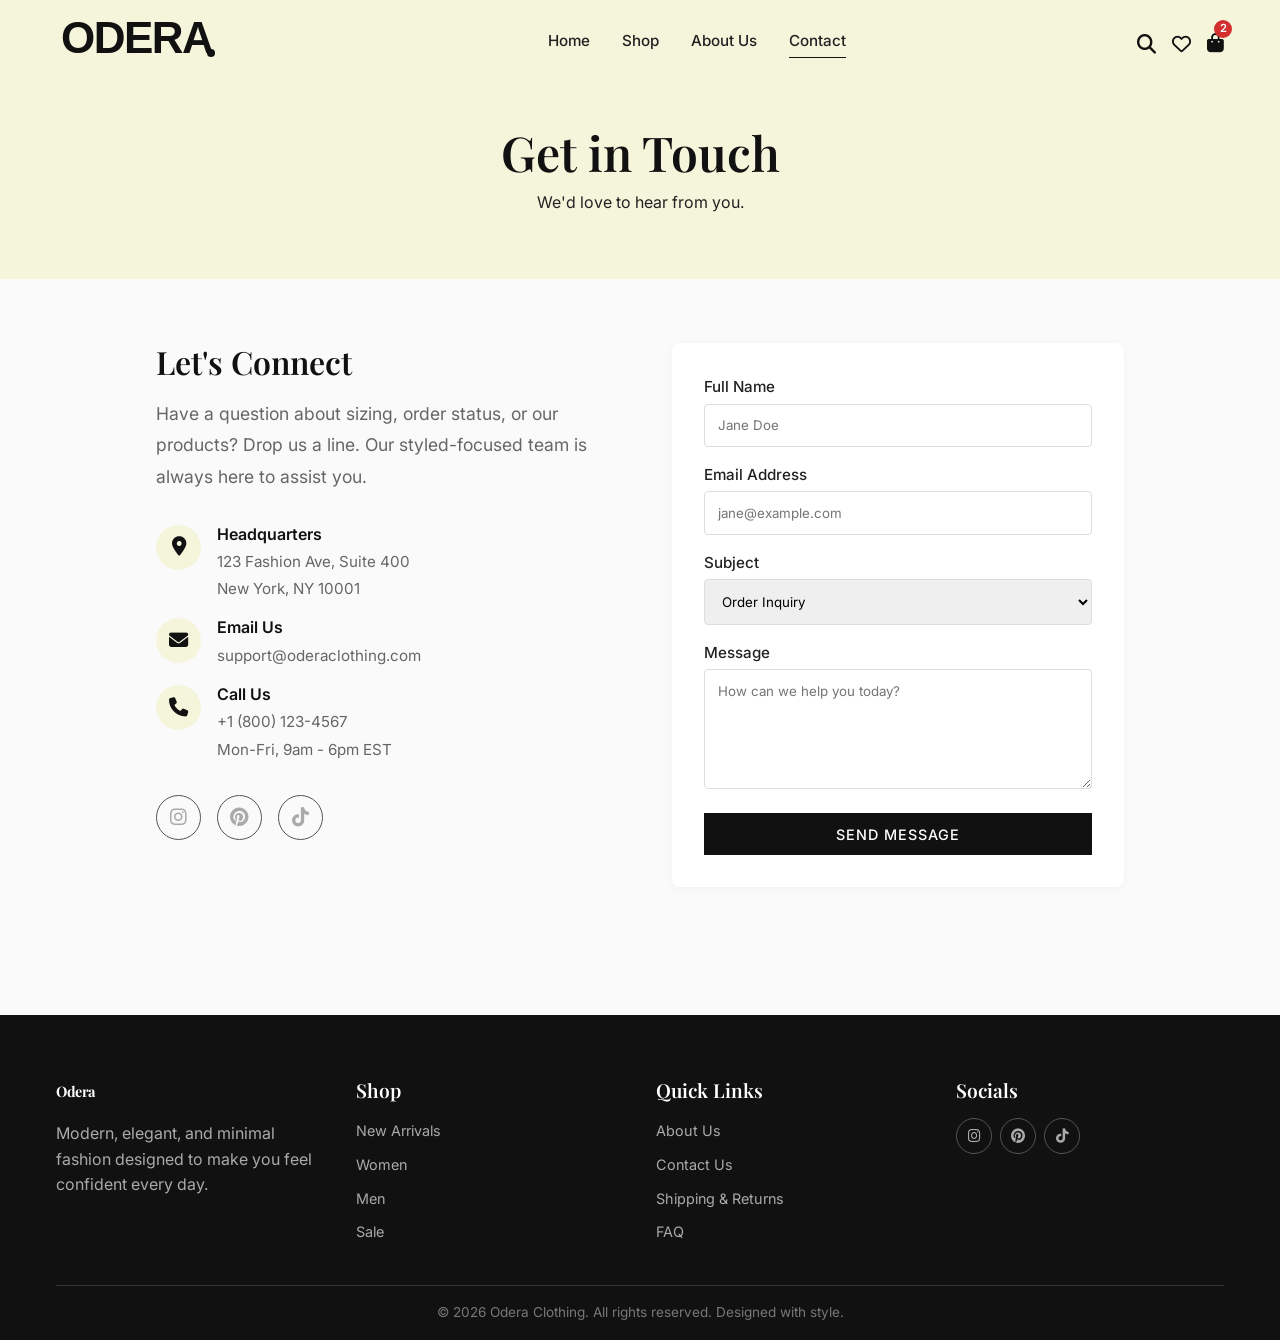
<file: contact.html>
<!DOCTYPE html>
<html lang="en">
<head>
    <meta charset="UTF-8">
    <meta name="viewport" content="width=device-width, initial-scale=1.0">
    <title>Contact Us | Odera Clothing</title>
    <meta name="description" content="Get in touch with Odera Clothing. We are here to help you with your fashion needs.">
    
    <link rel="stylesheet" href="css/index.css">
    <link rel="stylesheet" href="css/style.css">
    <link rel="stylesheet" href="https://cdnjs.cloudflare.com/ajax/libs/font-awesome/6.4.0/css/all.min.css">
    
    <style>
        .page-header {
            padding: calc(var(--spacing-xl) + 60px) 0 var(--spacing-xl);
            background-color: var(--color-beige);
            text-align: center;
        }
        
        .page-header h1 {
            font-size: 3rem;
            margin-bottom: var(--spacing-sm);
        }

        .contact-container {
            display: grid;
            grid-template-columns: 1fr 1fr;
            gap: var(--spacing-xl);
            padding: var(--spacing-xl) var(--spacing-md);
            max-width: 1000px;
            margin: 0 auto;
        }

        .contact-info h2 {
            font-size: 2rem;
            margin-bottom: var(--spacing-md);
        }

        .contact-info p {
            color: var(--color-text-muted);
            margin-bottom: var(--spacing-lg);
            line-height: 1.8;
            font-size: 1.1rem;
        }

        .info-item {
            display: flex;
            align-items: flex-start;
            gap: var(--spacing-md);
            margin-bottom: var(--spacing-md);
        }

        .info-icon {
            font-size: 1.2rem;
            color: var(--color-primary);
            background: var(--color-beige);
            width: 45px;
            height: 45px;
            display: flex;
            align-items: center;
            justify-content: center;
            border-radius: 50%;
        }

        .info-text h4 {
            margin-bottom: 4px;
            font-family: var(--font-body);
        }

        .info-text p {
            margin-bottom: 0;
            font-size: 0.95rem;
        }

        .contact-form {
            background: #fff;
            padding: var(--spacing-lg);
            border-radius: var(--border-radius-md);
            box-shadow: var(--shadow-sm);
        }

        .form-group {
            margin-bottom: var(--spacing-md);
        }

        .form-group label {
            display: block;
            margin-bottom: var(--spacing-xs);
            font-weight: 500;
            font-size: 0.95rem;
        }

        .form-control {
            width: 100%;
            padding: 0.8rem;
            border: 1px solid #ddd;
            border-radius: var(--border-radius-sm);
            font-family: var(--font-body);
            transition: border-color var(--transition-fast);
        }

        .form-control:focus {
            outline: none;
            border-color: var(--color-primary);
        }

        textarea.form-control {
            resize: vertical;
            min-height: 120px;
        }

        @media (max-width: 768px) {
            .contact-container {
                grid-template-columns: 1fr;
            }
        }
    </style>
</head>
<body>

    <!-- Header Navigation -->
    <header id="header">
        <div class="container nav-container">
            <a href="index.html" class="logo"><img src="images/logo.svg" alt="Odera Clothing" style="height: 60px; margin-top: -5px;"></a>
            
            <nav class="nav-links" id="navLinks">
                <a href="index.html">Home</a>
                <a href="shop.html">Shop</a>
                <a href="about.html">About Us</a>
                <a href="contact.html" class="active">Contact</a>
            </nav>
            
            <div class="nav-icons">
                <button class="icon-btn search-btn" aria-label="Search"><i class="fa-solid fa-magnifying-glass"></i></button>
                <button class="icon-btn wishlist-btn" aria-label="Wishlist"><i class="fa-regular fa-heart"></i></button>
                <a href="cart.html" class="icon-btn cart-btn" aria-label="Cart">
                    <i class="fa-solid fa-bag-shopping"></i>
                    <span class="cart-count">2</span>
                </a>
                <button class="icon-btn mobile-menu-btn" id="mobileMenuBtn" aria-label="Menu">
                    <i class="fa-solid fa-bars"></i>
                </button>
            </div>
        </div>
    </header>

    <!-- Page Header -->
    <section class="page-header fade-in">
        <div class="container">
            <h1>Get in Touch</h1>
            <p>We'd love to hear from you.</p>
        </div>
    </section>

    <!-- Contact Section -->
    <section class="fade-in">
        <div class="contact-container">
            <!-- Contact Info -->
            <div class="contact-info">
                <h2>Let's Connect</h2>
                <p>Have a question about sizing, order status, or our products? Drop us a line. Our styled-focused team is always here to assist you.</p>

                <div class="info-item">
                    <div class="info-icon"><i class="fa-solid fa-location-dot"></i></div>
                    <div class="info-text">
                        <h4>Headquarters</h4>
                        <p>123 Fashion Ave, Suite 400<br>New York, NY 10001</p>
                    </div>
                </div>
                
                <div class="info-item">
                    <div class="info-icon"><i class="fa-solid fa-envelope"></i></div>
                    <div class="info-text">
                        <h4>Email Us</h4>
                        <p>support@oderaclothing.com</p>
                    </div>
                </div>

                <div class="info-item">
                    <div class="info-icon"><i class="fa-solid fa-phone"></i></div>
                    <div class="info-text">
                        <h4>Call Us</h4>
                        <p>+1 (800) 123-4567<br>Mon-Fri, 9am - 6pm EST</p>
                    </div>
                </div>

                <div class="social-links" style="margin-top: 2rem; gap: 1rem;">
                    <a href="#" style="width: 45px; height: 45px; font-size: 1.2rem;"><i class="fa-brands fa-instagram"></i></a>
                    <a href="#" style="width: 45px; height: 45px; font-size: 1.2rem;"><i class="fa-brands fa-pinterest"></i></a>
                    <a href="#" style="width: 45px; height: 45px; font-size: 1.2rem;"><i class="fa-brands fa-tiktok"></i></a>
                </div>
            </div>

            <!-- Contact Form -->
            <div class="contact-form">
                <form onsubmit="event.preventDefault(); alert('Thank you for reaching out! We will get back to you soon.'); this.reset();">
                    <div class="form-group">
                        <label for="name">Full Name</label>
                        <input type="text" id="name" class="form-control" required placeholder="Jane Doe">
                    </div>
                    
                    <div class="form-group">
                        <label for="email">Email Address</label>
                        <input type="email" id="email" class="form-control" required placeholder="jane@example.com">
                    </div>

                    <div class="form-group">
                        <label for="subject">Subject</label>
                        <select id="subject" class="form-control">
                            <option>Order Inquiry</option>
                            <option>Product Information</option>
                            <option>Returns & Exchanges</option>
                            <option>Other</option>
                        </select>
                    </div>

                    <div class="form-group">
                        <label for="message">Message</label>
                        <textarea id="message" class="form-control" required placeholder="How can we help you today?"></textarea>
                    </div>

                    <button type="submit" class="btn btn-primary" style="width: 100%;">Send Message</button>
                </form>
            </div>
        </div>
    </section>

    <!-- Footer -->
    <footer>
        <div class="container">
            <div class="footer-grid">
                <div class="footer-col" style="flex: 2;">
                    <a href="index.html" class="logo" style="color: white;">Odera</a>
                    <p style="color: #aaa; margin-top: 1rem; max-width: 300px;">Modern, elegant, and minimal fashion designed to make you feel confident every day.</p>
                </div>
                <div class="footer-col">
                    <h3>Shop</h3>
                    <ul>
                        <li><a href="shop.html?category=new">New Arrivals</a></li>
                        <li><a href="shop.html?category=women">Women</a></li>
                        <li><a href="shop.html?category=men">Men</a></li>
                        <li><a href="shop.html?category=sale">Sale</a></li>
                    </ul>
                </div>
                <div class="footer-col">
                    <h3>Quick Links</h3>
                    <ul>
                        <li><a href="about.html">About Us</a></li>
                        <li><a href="contact.html">Contact Us</a></li>
                        <li><a href="#">Shipping & Returns</a></li>
                        <li><a href="#">FAQ</a></li>
                    </ul>
                </div>
                <div class="footer-col">
                    <h3>Socials</h3>
                    <div class="social-links" style="margin-top: 1rem;">
                        <a href="#"><i class="fa-brands fa-instagram"></i></a>
                        <a href="#"><i class="fa-brands fa-pinterest"></i></a>
                        <a href="#"><i class="fa-brands fa-tiktok"></i></a>
                    </div>
                </div>
            </div>
            <div class="footer-bottom">
                &copy; 2026 Odera Clothing. All rights reserved. Designed with style.
            </div>
        </div>
    </footer>

    <script src="js/main.js"></script>
</body>
</html>
</file>
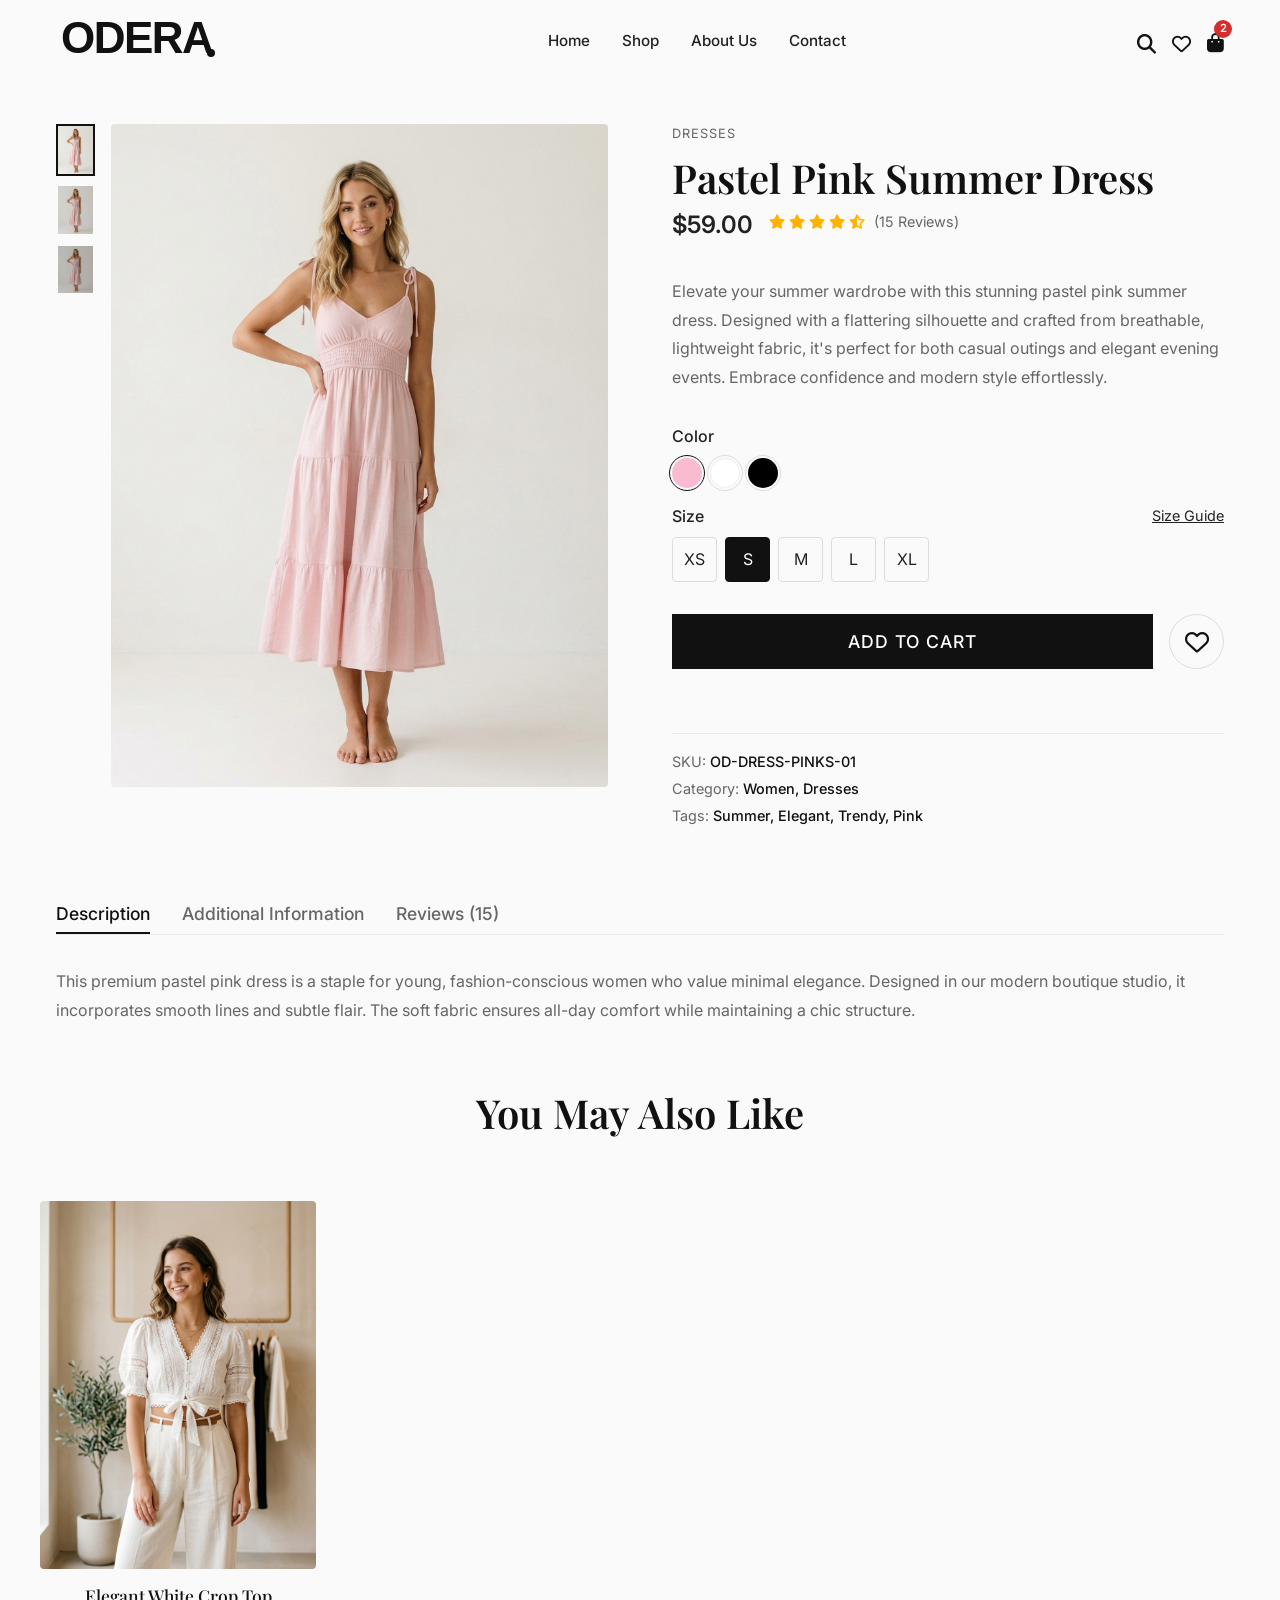
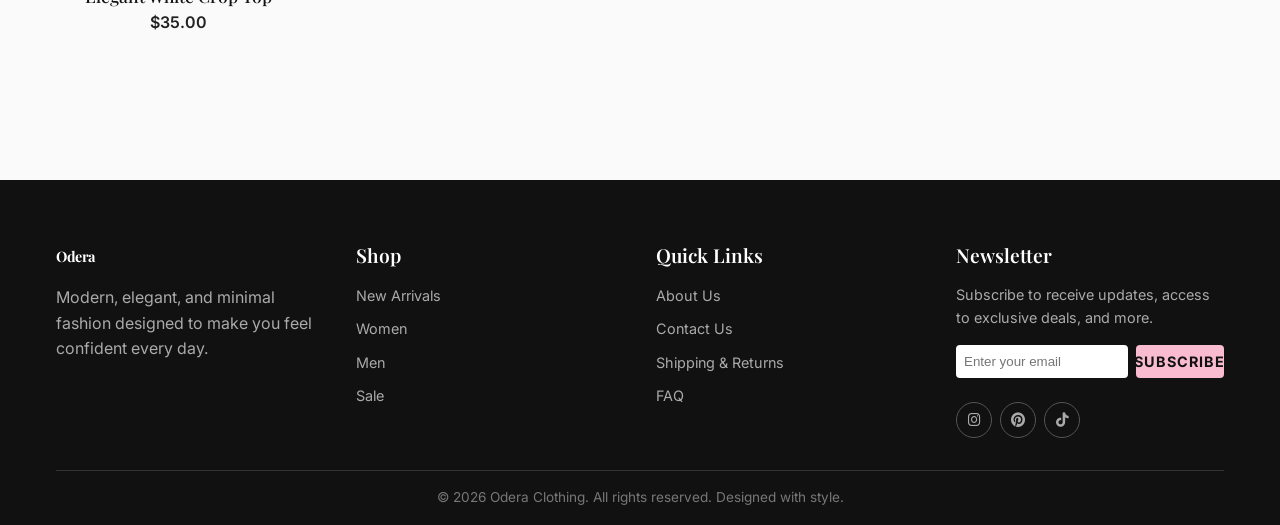
<file: product.html>
<!DOCTYPE html>
<html lang="en">
<head>
    <meta charset="UTF-8">
    <meta name="viewport" content="width=device-width, initial-scale=1.0">
    <title>Pastel Pink Summer Dress | Odera Clothing</title>
    <meta name="description" content="Trendy pastel pink summer dress. Elegant, comfortable and perfect for warm weather.">
    
    <link rel="stylesheet" href="css/index.css">
    <link rel="stylesheet" href="css/style.css">
    <link rel="stylesheet" href="https://cdnjs.cloudflare.com/ajax/libs/font-awesome/6.4.0/css/all.min.css">
    
    <style>
        .product-details-container {
            padding: calc(var(--spacing-xl) + 60px) var(--spacing-md) var(--spacing-xl);
            max-width: 1200px;
            margin: 0 auto;
            display: grid;
            grid-template-columns: 1fr 1fr;
            gap: var(--spacing-xl);
        }

        .product-gallery {
            display: flex;
            gap: var(--spacing-md);
        }

        .gallery-thumbnails {
            display: flex;
            flex-direction: column;
            gap: var(--spacing-sm);
            width: 80px;
        }

        .thumbnail {
            width: 100%;
            aspect-ratio: 3/4;
            object-fit: cover;
            cursor: pointer;
            border: 2px solid transparent;
            transition: var(--transition-fast);
        }

        .thumbnail.active {
            border-color: var(--color-primary);
        }

        .gallery-main {
            flex-grow: 1;
        }

        .gallery-main img {
            width: 100%;
            aspect-ratio: 3/4;
            object-fit: cover;
            border-radius: var(--border-radius-sm);
        }

        .product-info-details h1 {
            font-size: 2.5rem;
            margin-bottom: var(--spacing-xs);
        }

        .price-rating {
            display: flex;
            align-items: center;
            gap: var(--spacing-md);
            margin-bottom: var(--spacing-lg);
        }
        
        .price {
            font-size: 1.5rem;
            font-weight: 600;
        }

        .stars {
            color: #FFB300;
            font-size: 0.9rem;
        }

        .description {
            color: var(--color-text-muted);
            margin-bottom: var(--spacing-lg);
            line-height: 1.8;
        }

        .selector-group {
            margin-bottom: var(--spacing-md);
        }

        .selector-label {
            display: block;
            font-weight: 500;
            margin-bottom: var(--spacing-sm);
        }

        .size-selector {
            display: flex;
            gap: var(--spacing-sm);
        }

        .size-btn {
            width: 45px;
            height: 45px;
            display: flex;
            align-items: center;
            justify-content: center;
            border: 1px solid #ddd;
            cursor: pointer;
            transition: all var(--transition-fast);
            border-radius: var(--border-radius-sm);
        }

        .size-btn:hover, .size-btn.active {
            border-color: var(--color-primary);
            background-color: var(--color-primary);
            color: var(--color-surface);
        }

        .color-selector {
            display: flex;
            gap: var(--spacing-sm);
        }

        .color-btn {
            width: 30px;
            height: 30px;
            border-radius: 50%;
            cursor: pointer;
            border: 2px solid transparent;
            outline: 1px solid #ddd;
            outline-offset: 2px;
        }

        .color-btn.active {
            outline-color: var(--color-primary);
        }

        .action-buttons {
            display: flex;
            gap: var(--spacing-md);
            margin-top: var(--spacing-lg);
            margin-bottom: var(--spacing-xl);
        }

        .action-buttons .btn-primary {
            flex-grow: 1;
            padding: 1rem;
            font-size: 1.1rem;
        }

        .action-buttons .btn-icon {
            width: 55px;
            height: 55px;
            font-size: 1.5rem;
            border: 1px solid #ddd;
            background-color: transparent;
            box-shadow: none;
        }
        
        .action-buttons .btn-icon:hover {
            border-color: var(--color-primary);
            color: var(--color-primary);
            background-color: transparent;
        }

        .action-buttons .btn-icon.active i {
            color: var(--color-accent);
        }

        .product-meta {
            border-top: 1px solid #eaeaea;
            padding-top: var(--spacing-md);
            font-size: 0.9rem;
            color: var(--color-text-muted);
        }

        .product-meta p {
            margin-bottom: var(--spacing-xs);
        }

        .product-meta span {
            color: var(--color-primary);
            font-weight: 500;
        }

        /* Tabs */
        .tabs-container {
            max-width: 1200px;
            margin: 0 auto;
            padding: 0 var(--spacing-md) var(--spacing-xl);
        }

        .tabs-header {
            display: flex;
            gap: var(--spacing-lg);
            border-bottom: 1px solid #eaeaea;
            margin-bottom: var(--spacing-lg);
        }

        .tab-btn {
            padding: var(--spacing-sm) 0;
            font-weight: 500;
            font-size: 1.1rem;
            color: var(--color-text-muted);
            border-bottom: 2px solid transparent;
        }

        .tab-btn.active {
            color: var(--color-primary);
            border-bottom-color: var(--color-primary);
        }

        .tab-content {
            display: none;
            color: var(--color-text-muted);
            line-height: 1.8;
            animation: fadeIn 0.4s ease;
        }

        .tab-content.active {
            display: block;
        }

        @keyframes fadeIn {
            from { opacity: 0; }
            to { opacity: 1; }
        }

        @media (max-width: 768px) {
            .product-details-container {
                grid-template-columns: 1fr;
            }
            .product-gallery {
                flex-direction: column-reverse;
            }
            .gallery-thumbnails {
                flex-direction: row;
                width: 100%;
            }
            .thumbnail {
                width: 80px;
                height: 80px;
                aspect-ratio: auto;
            }
        }
    </style>
</head>
<body>

    <!-- Header Navigation -->
    <header id="header">
        <div class="container nav-container">
            <a href="index.html" class="logo"><img src="images/logo.svg" alt="Odera Clothing" style="height: 60px; margin-top: -5px;"></a>
            
            <nav class="nav-links" id="navLinks">
                <a href="index.html">Home</a>
                <a href="shop.html">Shop</a>
                <a href="about.html">About Us</a>
                <a href="contact.html">Contact</a>
            </nav>
            
            <div class="nav-icons">
                <button class="icon-btn search-btn" aria-label="Search"><i class="fa-solid fa-magnifying-glass"></i></button>
                <button class="icon-btn wishlist-btn" aria-label="Wishlist"><i class="fa-regular fa-heart"></i></button>
                <a href="cart.html" class="icon-btn cart-btn" aria-label="Cart">
                    <i class="fa-solid fa-bag-shopping"></i>
                    <span class="cart-count">2</span>
                </a>
                <button class="icon-btn mobile-menu-btn" id="mobileMenuBtn" aria-label="Menu">
                    <i class="fa-solid fa-bars"></i>
                </button>
            </div>
        </div>
    </header>

    <!-- Product Details -->
    <section class="product-details-container fade-in">
        <!-- Gallery -->
        <div class="product-gallery">
            <div class="gallery-thumbnails">
                <img src="images/product_dress_1.png" alt="Thumbnail 1" class="thumbnail active" onclick="changeImage(this.src)">
                <img src="images/product_dress_1.png" alt="Thumbnail 2" class="thumbnail" onclick="changeImage(this.src)" style="filter: brightness(0.9);">
                <img src="images/product_dress_1.png" alt="Thumbnail 3" class="thumbnail" onclick="changeImage(this.src)" style="filter: brightness(0.8);">
            </div>
            <div class="gallery-main">
                <img src="images/product_dress_1.png" alt="Pastel Pink Summer Dress" id="mainImage">
            </div>
        </div>

        <!-- Info -->
        <div class="product-info-details">
            <p class="product-category" style="margin-bottom: 10px;">Dresses</p>
            <h1>Pastel Pink Summer Dress</h1>
            
            <div class="price-rating">
                <div class="price">$59.00</div>
                <div class="stars">
                    <i class="fa-solid fa-star"></i>
                    <i class="fa-solid fa-star"></i>
                    <i class="fa-solid fa-star"></i>
                    <i class="fa-solid fa-star"></i>
                    <i class="fa-solid fa-star-half-stroke"></i>
                    <span style="color: var(--color-text-muted); margin-left: 5px;">(15 Reviews)</span>
                </div>
            </div>

            <p class="description">
                Elevate your summer wardrobe with this stunning pastel pink summer dress. Designed with a flattering silhouette and crafted from breathable, lightweight fabric, it's perfect for both casual outings and elegant evening events. Embrace confidence and modern style effortlessly.
            </p>

            <div class="selector-group">
                <span class="selector-label">Color</span>
                <div class="color-selector">
                    <div class="color-btn active" style="background-color: var(--color-secondary);"></div>
                    <div class="color-btn" style="background-color: #FFFFFF; border: 1px solid #eee;"></div>
                    <div class="color-btn" style="background-color: #000000;"></div>
                </div>
            </div>

            <div class="selector-group">
                <span class="selector-label">Size <a href="#" style="float: right; font-weight: normal; font-size: 0.9rem; text-decoration: underline;">Size Guide</a></span>
                <div class="size-selector">
                    <div class="size-btn">XS</div>
                    <div class="size-btn active">S</div>
                    <div class="size-btn">M</div>
                    <div class="size-btn">L</div>
                    <div class="size-btn">XL</div>
                </div>
            </div>

            <div class="action-buttons">
                <button class="btn btn-primary btn-add-cart-large">Add to Cart</button>
                <button class="btn-icon wishlist-btn-large" aria-label="Add to Wishlist"><i class="fa-regular fa-heart"></i></button>
            </div>

            <div class="product-meta">
                <p>SKU: <span>OD-DRESS-PINKS-01</span></p>
                <p>Category: <span>Women, Dresses</span></p>
                <p>Tags: <span>Summer, Elegant, Trendy, Pink</span></p>
            </div>
        </div>
    </section>

    <!-- Tabs for extra info -->
    <section class="tabs-container fade-in">
        <div class="tabs-header">
            <button class="tab-btn active" onclick="openTab('desc')">Description</button>
            <button class="tab-btn" onclick="openTab('info')">Additional Information</button>
            <button class="tab-btn" onclick="openTab('reviews')">Reviews (15)</button>
        </div>
        
        <div id="desc" class="tab-content active">
            <p>This premium pastel pink dress is a staple for young, fashion-conscious women who value minimal elegance. Designed in our modern boutique studio, it incorporates smooth lines and subtle flair. The soft fabric ensures all-day comfort while maintaining a chic structure.</p>
        </div>
        <div id="info" class="tab-content">
            <p><strong>Material:</strong> 95% Cotton, 5% Elastane</p>
            <p><strong>Care Instructions:</strong> Machine wash cold, gentle cycle. Do not bleach. Hang to dry. Iron on low heat if necessary.</p>
            <p><strong>Fit:</strong> True to size.</p>
        </div>
        <div id="reviews" class="tab-content">
            <p><strong>Sarah J.</strong> - <i class="fa-solid fa-star" style="color: #FFB300;"></i><i class="fa-solid fa-star" style="color: #FFB300;"></i><i class="fa-solid fa-star" style="color: #FFB300;"></i><i class="fa-solid fa-star" style="color: #FFB300;"></i><i class="fa-solid fa-star" style="color: #FFB300;"></i></p>
            <p>"Absolutely perfect! The color is stunning and the fit is amazing."</p>
            <br>
            <p><strong>Jessica T.</strong> - <i class="fa-solid fa-star" style="color: #FFB300;"></i><i class="fa-solid fa-star" style="color: #FFB300;"></i><i class="fa-solid fa-star" style="color: #FFB300;"></i><i class="fa-solid fa-star" style="color: #FFB300;"></i><i class="fa-regular fa-star" style="color: #FFB300;"></i></p>
            <p>"Great quality fabric, looks very premium. A bit long for me but easy to tailor."</p>
        </div>
    </section>

    <!-- Related Products -->
    <section class="section-padding container fade-in" style="padding-top: 0;">
        <div class="section-title">
            <h2>You May Also Like</h2>
        </div>
        <div class="product-grid" style="grid-template-columns: repeat(4, 1fr);">
            <div class="product-card">
                <div class="product-image-wrapper">
                    <img src="images/product_top_1.png" alt="Elegant White Crop Top">
                </div>
                <div class="product-info">
                    <a href="product.html"><h3 class="product-title">Elegant White Crop Top</h3></a>
                    <p class="product-price">$35.00</p>
                </div>
            </div>
            <!-- More related placeholders could go here -->
        </div>
    </section>

    <!-- Footer -->
    <footer>
        <div class="container">
            <div class="footer-grid">
                <div class="footer-col" style="flex: 2;">
                    <a href="index.html" class="logo" style="color: white;">Odera</a>
                    <p style="color: #aaa; margin-top: 1rem; max-width: 300px;">Modern, elegant, and minimal fashion designed to make you feel confident every day.</p>
                </div>
                <div class="footer-col">
                    <h3>Shop</h3>
                    <ul>
                        <li><a href="shop.html?category=new">New Arrivals</a></li>
                        <li><a href="shop.html?category=women">Women</a></li>
                        <li><a href="shop.html?category=men">Men</a></li>
                        <li><a href="shop.html?category=sale">Sale</a></li>
                    </ul>
                </div>
                <div class="footer-col">
                    <h3>Quick Links</h3>
                    <ul>
                        <li><a href="about.html">About Us</a></li>
                        <li><a href="contact.html">Contact Us</a></li>
                        <li><a href="#">Shipping & Returns</a></li>
                        <li><a href="#">FAQ</a></li>
                    </ul>
                </div>
                <div class="footer-col">
                    <h3>Newsletter</h3>
                    <p style="color: #aaa; margin-bottom: 1rem; font-size: 0.9rem;">Subscribe to receive updates, access to exclusive deals, and more.</p>
                    <form style="display: flex; gap: 0.5rem;" onsubmit="event.preventDefault(); alert('Subscribed!');">
                        <input type="email" placeholder="Enter your email" required style="padding: 0.5rem; width: 100%; border: none; border-radius: 4px;">
                        <button type="submit" class="btn btn-primary" style="padding: 0.5rem 1rem; background-color: var(--color-secondary); color: var(--color-primary); font-weight: bold; border-radius: 4px;">Subscribe</button>
                    </form>
                    <div class="social-links" style="margin-top: 1.5rem;">
                        <a href="#"><i class="fa-brands fa-instagram"></i></a>
                        <a href="#"><i class="fa-brands fa-pinterest"></i></a>
                        <a href="#"><i class="fa-brands fa-tiktok"></i></a>
                    </div>
                </div>
            </div>
            <div class="footer-bottom">
                &copy; 2026 Odera Clothing. All rights reserved. Designed with style.
            </div>
        </div>
    </footer>

    <script src="js/main.js"></script>
    <script>
        // Gallery logic
        function changeImage(src) {
            document.getElementById('mainImage').src = src;
            const thumbs = document.querySelectorAll('.thumbnail');
            thumbs.forEach(thumb => {
                if(thumb.src === src) thumb.classList.add('active');
                else thumb.classList.remove('active');
            });
        }

        // Tabs logic
        function openTab(tabId) {
            document.querySelectorAll('.tab-content').forEach(c => c.classList.remove('active'));
            document.querySelectorAll('.tab-btn').forEach(b => b.classList.remove('active'));
            document.getElementById(tabId).classList.add('active');
            event.target.classList.add('active');
        }

        // Size & Color selection logic
        document.querySelectorAll('.size-btn').forEach(btn => {
            btn.addEventListener('click', () => {
                document.querySelectorAll('.size-btn').forEach(b => b.classList.remove('active'));
                btn.classList.add('active');
            });
        });

        document.querySelectorAll('.color-btn').forEach(btn => {
            btn.addEventListener('click', () => {
                document.querySelectorAll('.color-btn').forEach(b => b.classList.remove('active'));
                btn.classList.add('active');
            });
        });

        // Wishlist Large Button
        const wishlistLg = document.querySelector('.wishlist-btn-large');
        if(wishlistLg) {
            wishlistLg.addEventListener('click', (e) => {
                wishlistLg.classList.toggle('active');
                const i = wishlistLg.querySelector('i');
                if(wishlistLg.classList.contains('active')) {
                    i.classList.remove('fa-regular');
                    i.classList.add('fa-solid');
                } else {
                    i.classList.remove('fa-solid');
                    i.classList.add('fa-regular');
                }
            });
        }
        
        // Add to cart large
        const addToCartLg = document.querySelector('.btn-add-cart-large');
        if(addToCartLg) {
            addToCartLg.addEventListener('click', () => {
                const originalText = addToCartLg.textContent;
                addToCartLg.textContent = 'Adding...';
                setTimeout(() => {
                    addToCartLg.textContent = 'Added to Cart!';
                    addToCartLg.style.backgroundColor = 'var(--color-accent)';
                    
                    const cartCountEl = document.querySelector('.cart-count');
                    if(cartCountEl) {
                        let count = parseInt(cartCountEl.textContent || '0');
                        cartCountEl.textContent = count + 1;
                    }
                    
                    setTimeout(() => {
                        addToCartLg.textContent = originalText;
                        addToCartLg.style.backgroundColor = '';
                    }, 2000);
                }, 500);
            });
        }
    </script>
</body>
</html>
</file>
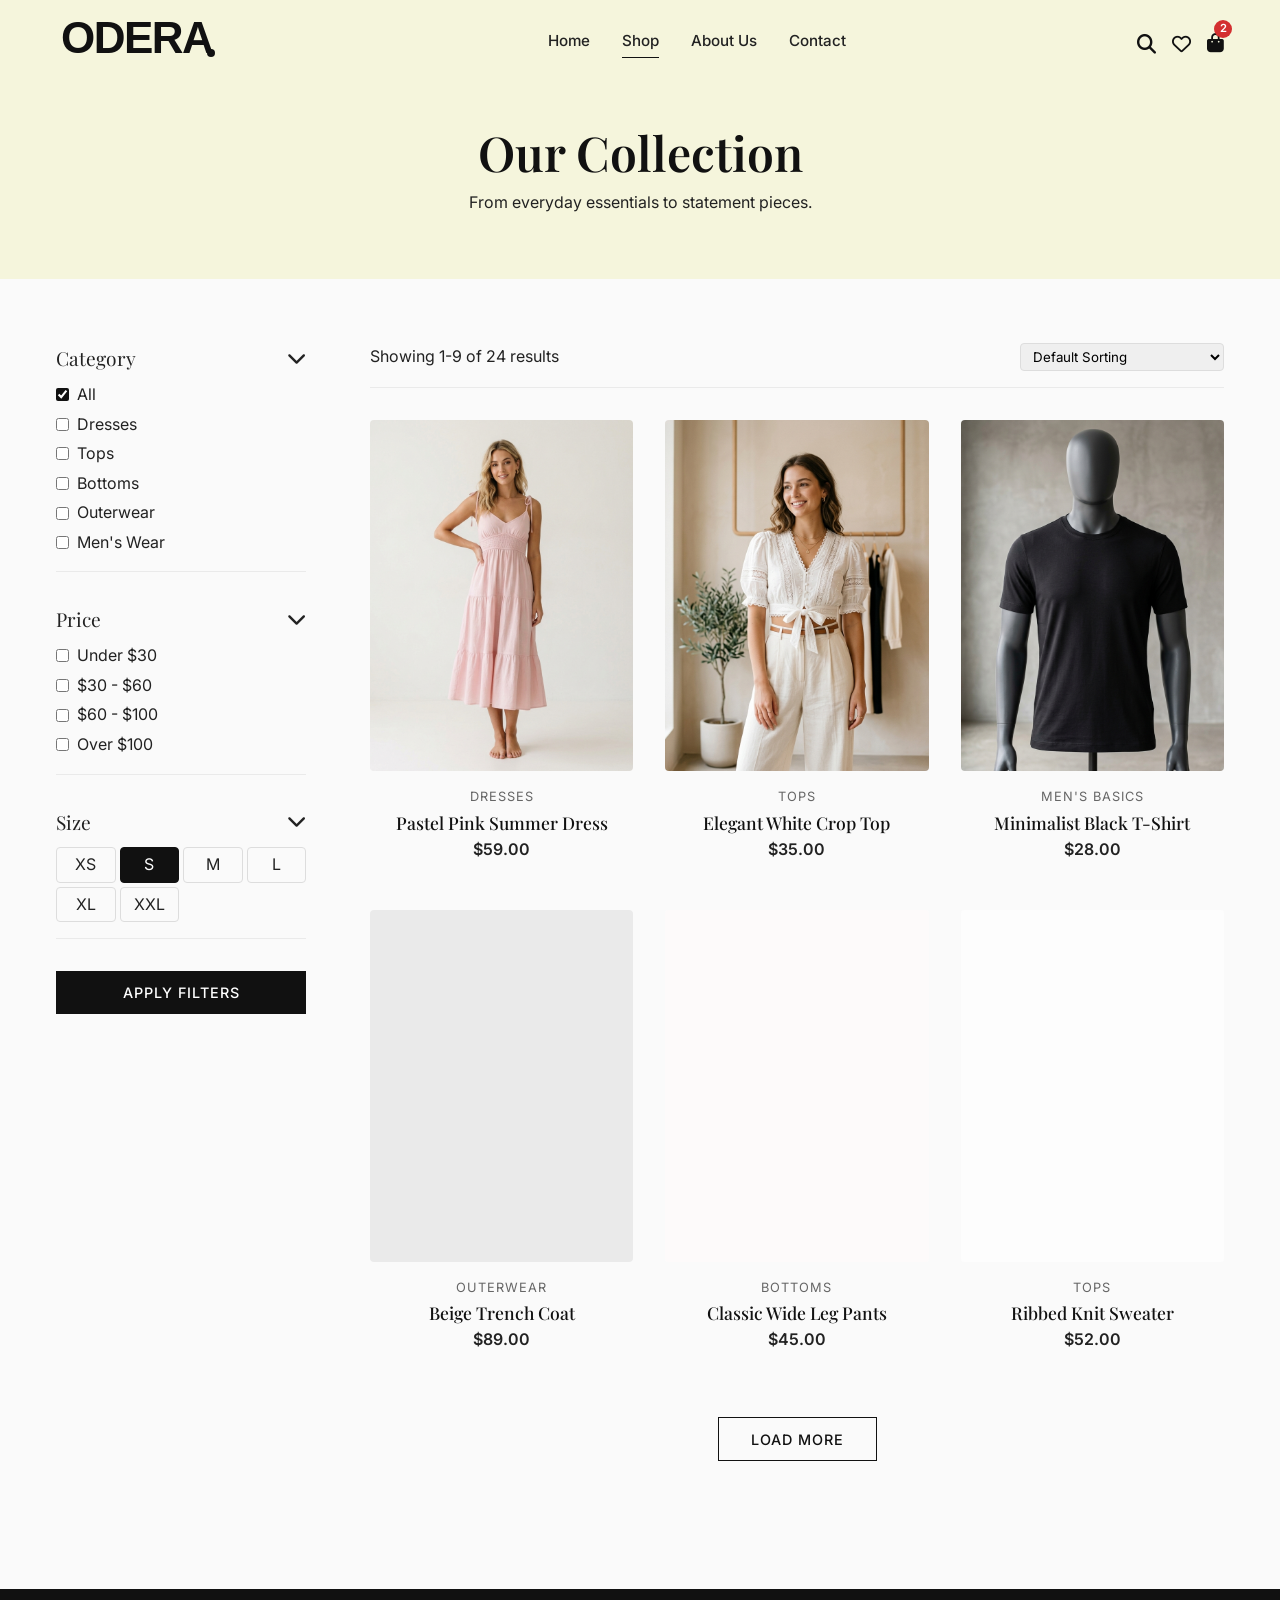
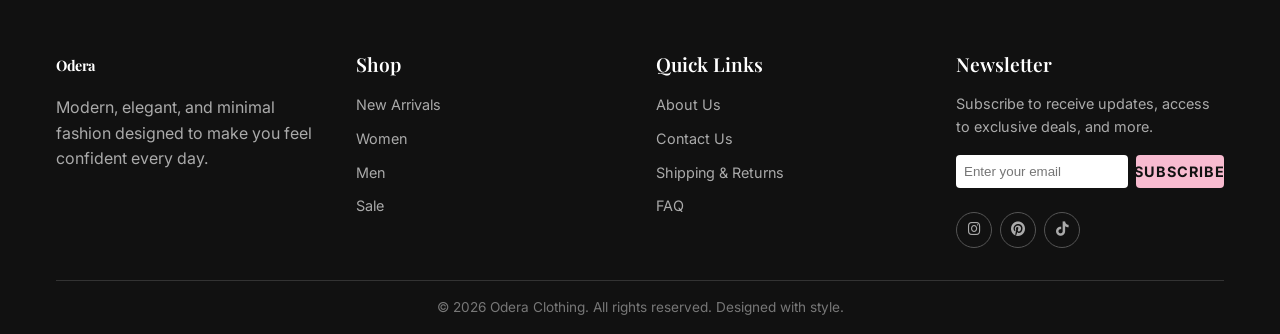
<file: shop.html>
<!DOCTYPE html>
<html lang="en">
<head>
    <meta charset="UTF-8">
    <meta name="viewport" content="width=device-width, initial-scale=1.0">
    <title>Shop | Odera Clothing</title>
    <meta name="description" content="Shop the latest trends in girls' fashion and minimalist men's wear at Odera Clothing.">
    
    <link rel="stylesheet" href="css/index.css">
    <link rel="stylesheet" href="css/style.css">
    <link rel="stylesheet" href="https://cdnjs.cloudflare.com/ajax/libs/font-awesome/6.4.0/css/all.min.css">
    
    <style>
        .page-header {
            padding: calc(var(--spacing-xl) + 60px) 0 var(--spacing-xl);
            background-color: var(--color-beige);
            text-align: center;
        }
        
        .page-header h1 {
            font-size: 3rem;
            margin-bottom: var(--spacing-sm);
        }
        
        .shop-container {
            display: flex;
            gap: var(--spacing-xl);
            padding: var(--spacing-xl) var(--spacing-md);
            max-width: 1200px;
            margin: 0 auto;
        }
        
        .sidebar {
            width: 250px;
            flex-shrink: 0;
        }
        
        .filter-group {
            margin-bottom: var(--spacing-lg);
            padding-bottom: var(--spacing-md);
            border-bottom: 1px solid #eaeaea;
        }
        
        .filter-title {
            font-family: var(--font-heading);
            font-size: 1.2rem;
            margin-bottom: var(--spacing-sm);
            display: flex;
            justify-content: space-between;
            align-items: center;
            cursor: pointer;
        }
        
        .filter-list {
            display: flex;
            flex-direction: column;
            gap: var(--spacing-xs);
        }
        
        .filter-item {
            display: flex;
            align-items: center;
            gap: var(--spacing-sm);
            cursor: pointer;
        }
        
        .filter-item input {
            accent-color: var(--color-primary);
        }
        
        .shop-main {
            flex-grow: 1;
        }
        
        .shop-toolbar {
            display: flex;
            justify-content: space-between;
            align-items: center;
            margin-bottom: var(--spacing-lg);
            padding-bottom: var(--spacing-md);
            border-bottom: 1px solid #eaeaea;
        }

        .sort-select {
            padding: var(--spacing-xs) var(--spacing-sm);
            border: 1px solid #ddd;
            border-radius: var(--border-radius-sm);
            font-family: var(--font-body);
        }
        
        /* Sizes */
        .size-grid {
            display: grid;
            grid-template-columns: repeat(4, 1fr);
            gap: var(--spacing-xs);
        }
        
        .size-box {
            border: 1px solid #ddd;
            text-align: center;
            padding: var(--spacing-xs);
            cursor: pointer;
            transition: all var(--transition-fast);
            border-radius: var(--border-radius-sm);
        }
        
        .size-box:hover, .size-box.selected {
            border-color: var(--color-primary);
            background-color: var(--color-primary);
            color: var(--color-surface);
        }

        @media (max-width: 768px) {
            .shop-container {
                flex-direction: column;
            }
            .sidebar {
                width: 100%;
            }
            .mobile-filter-btn {
                display: block;
                width: 100%;
                margin-bottom: var(--spacing-md);
            }
            .sidebar-content {
                display: none;
            }
            .sidebar-content.open {
                display: block;
            }
        }
    </style>
</head>
<body>

    <!-- Header Navigation -->
    <header id="header">
        <div class="container nav-container">
            <a href="index.html" class="logo"><img src="images/logo.svg" alt="Odera Clothing" style="height: 60px; margin-top: -5px;"></a>
            
            <nav class="nav-links" id="navLinks">
                <a href="index.html">Home</a>
                <a href="shop.html" class="active">Shop</a>
                <a href="about.html">About Us</a>
                <a href="contact.html">Contact</a>
            </nav>
            
            <div class="nav-icons">
                <button class="icon-btn search-btn" aria-label="Search"><i class="fa-solid fa-magnifying-glass"></i></button>
                <button class="icon-btn wishlist-btn" aria-label="Wishlist"><i class="fa-regular fa-heart"></i></button>
                <a href="cart.html" class="icon-btn cart-btn" aria-label="Cart">
                    <i class="fa-solid fa-bag-shopping"></i>
                    <span class="cart-count">2</span>
                </a>
                <button class="icon-btn mobile-menu-btn" id="mobileMenuBtn" aria-label="Menu">
                    <i class="fa-solid fa-bars"></i>
                </button>
            </div>
        </div>
    </header>

    <!-- Page Header -->
    <section class="page-header fade-in">
        <div class="container">
            <h1>Our Collection</h1>
            <p>From everyday essentials to statement pieces.</p>
        </div>
    </section>

    <!-- Shop Content -->
    <section class="shop-container fade-in">
        <!-- Sidebar Filters -->
        <aside class="sidebar">
            <button class="btn btn-secondary mobile-filter-btn" style="display: none;" id="filterBtn">Show Filters</button>
            <div class="sidebar-content" id="sidebarContent">
                
                <div class="filter-group">
                    <div class="filter-title">Category <i class="fa-solid fa-chevron-down"></i></div>
                    <div class="filter-list">
                        <label class="filter-item">
                            <input type="checkbox" checked> All
                        </label>
                        <label class="filter-item">
                            <input type="checkbox"> Dresses
                        </label>
                        <label class="filter-item">
                            <input type="checkbox"> Tops
                        </label>
                        <label class="filter-item">
                            <input type="checkbox"> Bottoms
                        </label>
                        <label class="filter-item">
                            <input type="checkbox"> Outerwear
                        </label>
                        <label class="filter-item">
                            <input type="checkbox"> Men's Wear
                        </label>
                    </div>
                </div>

                <div class="filter-group">
                    <div class="filter-title">Price <i class="fa-solid fa-chevron-down"></i></div>
                    <div class="filter-list">
                        <label class="filter-item">
                            <input type="checkbox"> Under $30
                        </label>
                        <label class="filter-item">
                            <input type="checkbox"> $30 - $60
                        </label>
                        <label class="filter-item">
                            <input type="checkbox"> $60 - $100
                        </label>
                        <label class="filter-item">
                            <input type="checkbox"> Over $100
                        </label>
                    </div>
                </div>

                <div class="filter-group">
                    <div class="filter-title">Size <i class="fa-solid fa-chevron-down"></i></div>
                    <div class="size-grid" style="margin-top: 10px;">
                        <div class="size-box">XS</div>
                        <div class="size-box selected">S</div>
                        <div class="size-box">M</div>
                        <div class="size-box">L</div>
                        <div class="size-box">XL</div>
                        <div class="size-box">XXL</div>
                    </div>
                </div>
                
                <button class="btn btn-primary" style="width: 100%;">Apply Filters</button>
            </div>
        </aside>

        <!-- Main Product Grid -->
        <main class="shop-main">
            <div class="shop-toolbar">
                <p>Showing 1-9 of 24 results</p>
                <div>
                    <select class="sort-select" aria-label="Sort products">
                        <option value="default">Default Sorting</option>
                        <option value="popularity">Sort by Popularity</option>
                        <option value="newness">Sort by Newness</option>
                        <option value="price-low">Sort by Price: Low to High</option>
                        <option value="price-high">Sort by Price: High to Low</option>
                    </select>
                </div>
            </div>

            <div class="product-grid" style="grid-template-columns: repeat(auto-fill, minmax(240px, 1fr));">
                <!-- Product 1 -->
                <div class="product-card">
                    <div class="product-image-wrapper">
                        <img src="images/product_dress_1.png" alt="Pastel Pink Summer Dress">
                        <div class="product-actions">
                            <button class="btn-icon" aria-label="Add to Wishlist"><i class="fa-regular fa-heart"></i></button>
                            <button class="btn-add-cart">Add to Cart</button>
                        </div>
                    </div>
                    <div class="product-info">
                        <p class="product-category">Dresses</p>
                        <a href="product.html"><h3 class="product-title">Pastel Pink Summer Dress</h3></a>
                        <p class="product-price">$59.00</p>
                    </div>
                </div>

                <!-- Product 2 -->
                <div class="product-card">
                    <div class="product-image-wrapper">
                        <img src="images/product_top_1.png" alt="Elegant White Crop Top">
                        <div class="product-actions">
                            <button class="btn-icon" aria-label="Add to Wishlist"><i class="fa-regular fa-heart"></i></button>
                            <button class="btn-add-cart">Add to Cart</button>
                        </div>
                    </div>
                    <div class="product-info">
                        <p class="product-category">Tops</p>
                        <a href="product.html"><h3 class="product-title">Elegant White Crop Top</h3></a>
                        <p class="product-price">$35.00</p>
                    </div>
                </div>

                <!-- Product 3 -->
                <div class="product-card">
                    <div class="product-image-wrapper">
                        <img src="images/product_mens_1.png" alt="Minimalist Black T-Shirt">
                        <div class="product-actions">
                            <button class="btn-icon" aria-label="Add to Wishlist"><i class="fa-regular fa-heart"></i></button>
                            <button class="btn-add-cart">Add to Cart</button>
                        </div>
                    </div>
                    <div class="product-info">
                        <p class="product-category">Men's Basics</p>
                        <a href="product.html"><h3 class="product-title">Minimalist Black T-Shirt</h3></a>
                        <p class="product-price">$28.00</p>
                    </div>
                </div>

                <!-- Product 4 placeholder -->
                <div class="product-card">
                    <div class="product-image-wrapper">
                        <div style="width: 100%; height: 100%; background: #eaeaea;"></div>
                        <div class="product-actions">
                            <button class="btn-icon" aria-label="Add to Wishlist"><i class="fa-regular fa-heart"></i></button>
                            <button class="btn-add-cart">Add to Cart</button>
                        </div>
                    </div>
                    <div class="product-info">
                        <p class="product-category">Outerwear</p>
                        <a href="product.html"><h3 class="product-title">Beige Trench Coat</h3></a>
                        <p class="product-price">$89.00</p>
                    </div>
                </div>
                
                <!-- Product 5 placeholder -->
                <div class="product-card">
                    <div class="product-image-wrapper">
                        <div style="width: 100%; height: 100%; background: #fdfafa;"></div>
                        <div class="product-actions">
                            <button class="btn-icon" aria-label="Add to Wishlist"><i class="fa-regular fa-heart"></i></button>
                            <button class="btn-add-cart">Add to Cart</button>
                        </div>
                    </div>
                    <div class="product-info">
                        <p class="product-category">Bottoms</p>
                        <a href="product.html"><h3 class="product-title">Classic Wide Leg Pants</h3></a>
                        <p class="product-price">$45.00</p>
                    </div>
                </div>

                <!-- Product 6 placeholder -->
                <div class="product-card">
                    <div class="product-image-wrapper">
                        <div style="width: 100%; height: 100%; background: #fdfdfd;"></div>
                        <div class="product-actions">
                            <button class="btn-icon" aria-label="Add to Wishlist"><i class="fa-regular fa-heart"></i></button>
                            <button class="btn-add-cart">Add to Cart</button>
                        </div>
                    </div>
                    <div class="product-info">
                        <p class="product-category">Tops</p>
                        <a href="product.html"><h3 class="product-title">Ribbed Knit Sweater</h3></a>
                        <p class="product-price">$52.00</p>
                    </div>
                </div>
            </div>
            
            <div class="text-center" style="margin-top: 3rem;">
                <button class="btn btn-secondary">Load More</button>
            </div>
        </main>
    </section>

    <!-- Footer -->
    <footer>
        <div class="container">
            <div class="footer-grid">
                <div class="footer-col" style="flex: 2;">
                    <a href="index.html" class="logo" style="color: white;">Odera</a>
                    <p style="color: #aaa; margin-top: 1rem; max-width: 300px;">Modern, elegant, and minimal fashion designed to make you feel confident every day.</p>
                </div>
                <div class="footer-col">
                    <h3>Shop</h3>
                    <ul>
                        <li><a href="shop.html?category=new">New Arrivals</a></li>
                        <li><a href="shop.html?category=women">Women</a></li>
                        <li><a href="shop.html?category=men">Men</a></li>
                        <li><a href="shop.html?category=sale">Sale</a></li>
                    </ul>
                </div>
                <div class="footer-col">
                    <h3>Quick Links</h3>
                    <ul>
                        <li><a href="about.html">About Us</a></li>
                        <li><a href="contact.html">Contact Us</a></li>
                        <li><a href="#">Shipping & Returns</a></li>
                        <li><a href="#">FAQ</a></li>
                    </ul>
                </div>
                <div class="footer-col">
                    <h3>Newsletter</h3>
                    <p style="color: #aaa; margin-bottom: 1rem; font-size: 0.9rem;">Subscribe to receive updates, access to exclusive deals, and more.</p>
                    <form style="display: flex; gap: 0.5rem;" onsubmit="event.preventDefault(); alert('Subscribed!');">
                        <input type="email" placeholder="Enter your email" required style="padding: 0.5rem; width: 100%; border: none; border-radius: 4px;">
                        <button type="submit" class="btn btn-primary" style="padding: 0.5rem 1rem; background-color: var(--color-secondary); color: var(--color-primary); font-weight: bold; border-radius: 4px;">Subscribe</button>
                    </form>
                    <div class="social-links" style="margin-top: 1.5rem;">
                        <a href="#"><i class="fa-brands fa-instagram"></i></a>
                        <a href="#"><i class="fa-brands fa-pinterest"></i></a>
                        <a href="#"><i class="fa-brands fa-tiktok"></i></a>
                    </div>
                </div>
            </div>
            <div class="footer-bottom">
                &copy; 2026 Odera Clothing. All rights reserved. Designed with style.
            </div>
        </div>
    </footer>

    <script src="js/main.js"></script>
    <script>
        document.addEventListener('DOMContentLoaded', () => {
            const filterBtn = document.getElementById('filterBtn');
            const sidebarContent = document.getElementById('sidebarContent');
            
            if (filterBtn && sidebarContent) {
                filterBtn.addEventListener('click', () => {
                    sidebarContent.classList.toggle('open');
                    filterBtn.textContent = sidebarContent.classList.contains('open') ? 'Hide Filters' : 'Show Filters';
                });
            }

            // Size selection
            const sizeBoxes = document.querySelectorAll('.size-box');
            sizeBoxes.forEach(box => {
                box.addEventListener('click', () => {
                    box.classList.toggle('selected');
                });
            });
        });
    </script>
</body>
</html>
</file>
<file: css/index.css>
@import url('https://fonts.googleapis.com/css2?family=Playfair+Display:ital,wght@0,400;0,600;0,700;1,400&family=Inter:wght@300;400;500;600&display=swap');

:root {
    /* Color Palette */
    --color-primary: #111111;
    /* Deep Black for bold accents */
    --color-secondary: #F8BBD0;
    /* Soft Pastel Pink */
    --color-accent: #D32F2F;
    /* Bold Red for sales/alerts */
    --color-background: #FAFAFA;
    /* Off-white / very light gray */
    --color-surface: #FFFFFF;
    /* Pure white */
    --color-text-main: #222222;
    --color-text-muted: #666666;
    --color-beige: #F5F5DC;
    --color-beige-dark: #E6E2C3;

    /* Typography */
    --font-heading: 'Playfair Display', serif;
    --font-body: 'Inter', sans-serif;

    /* Spacing */
    --spacing-xs: 0.25rem;
    --spacing-sm: 0.5rem;
    --spacing-md: 1rem;
    --spacing-lg: 2rem;
    --spacing-xl: 4rem;
    --spacing-xxl: 8rem;

    /* Borders & Shadows */
    --border-radius-sm: 4px;
    --border-radius-md: 8px;
    --border-radius-lg: 16px;
    --shadow-sm: 0 2px 8px rgba(0, 0, 0, 0.04);
    --shadow-md: 0 8px 24px rgba(0, 0, 0, 0.08);
    --shadow-hover: 0 12px 32px rgba(0, 0, 0, 0.12);

    /* Transitions */
    --transition-fast: 0.2s ease;
    --transition-normal: 0.3s cubic-bezier(0.25, 0.8, 0.25, 1);
    --transition-slow: 0.6s cubic-bezier(0.22, 1, 0.36, 1);
}

* {
    margin: 0;
    padding: 0;
    box-sizing: border-box;
}

html {
    scroll-behavior: smooth;
}

body {
    font-family: var(--font-body);
    background-color: var(--color-background);
    color: var(--color-text-main);
    line-height: 1.6;
    overflow-x: hidden;
    -webkit-font-smoothing: antialiased;
}

h1,
h2,
h3,
h4,
h5,
h6 {
    font-family: var(--font-heading);
    font-weight: 600;
    line-height: 1.2;
    color: var(--color-primary);
}

a {
    text-decoration: none;
    color: inherit;
    transition: color var(--transition-fast);
}

ul {
    list-style: none;
}

img {
    max-width: 100%;
    height: auto;
    display: block;
}

button {
    font-family: var(--font-body);
    cursor: pointer;
    border: none;
    background: none;
}

/* Layout Utilities */
.container {
    width: 100%;
    max-width: 1200px;
    margin: 0 auto;
    padding: 0 var(--spacing-md);
}

.section-padding {
    padding: var(--spacing-xl) 0;
}

.text-center {
    text-align: center;
}

/* Buttons */
.btn {
    display: inline-flex;
    align-items: center;
    justify-content: center;
    padding: 0.8rem 2rem;
    font-weight: 500;
    font-size: 0.9rem;
    text-transform: uppercase;
    letter-spacing: 1px;
    border-radius: 0;
    transition: all var(--transition-normal);
    position: relative;
    overflow: hidden;
}

.btn-primary {
    background-color: var(--color-primary);
    color: var(--color-surface);
}

.btn-primary:hover {
    background-color: var(--color-text-muted);
    transform: translateY(-2px);
    box-shadow: var(--shadow-md);
}

.btn-secondary {
    background-color: transparent;
    color: var(--color-primary);
    border: 1px solid var(--color-primary);
}

.btn-secondary:hover {
    background-color: var(--color-primary);
    color: var(--color-surface);
}

.btn-accent {
    background-color: var(--color-accent);
    color: var(--color-surface);
}

.btn-accent:hover {
    background-color: #B22222;
}

/* Animations */
.fade-in {
    opacity: 0;
    transform: translateY(20px);
    transition: opacity 0.6s ease-out, transform 0.6s ease-out;
}

.fade-in.visible {
    opacity: 1;
    transform: translateY(0);
}

/* Glassmorphism utility */
.glass {
    background: rgba(255, 255, 255, 0.7);
    backdrop-filter: blur(10px);
    -webkit-backdrop-filter: blur(10px);
    border: 1px solid rgba(255, 255, 255, 0.3);
}
</file>
<file: css/style.css>
/* --- Header & Navigation --- */
header {
    position: fixed;
    top: 0;
    left: 0;
    width: 100%;
    z-index: 1000;
    transition: all var(--transition-normal);
    padding: var(--spacing-md) 0;
}

header.scrolled {
    background: rgba(255, 255, 255, 0.95);
    backdrop-filter: blur(10px);
    box-shadow: var(--shadow-sm);
    padding: var(--spacing-sm) 0;
}

.nav-container {
    display: flex;
    justify-content: space-between;
    align-items: center;
}

.logo {
    font-family: var(--font-heading);
    font-size: 1.8rem;
    font-weight: 700;
    color: var(--color-primary);
    letter-spacing: -0.5px;
}

.nav-links {
    display: flex;
    gap: var(--spacing-lg);
}

.nav-links a {
    font-weight: 500;
    font-size: 0.95rem;
    position: relative;
    padding-bottom: 4px;
}

.nav-links a::after {
    content: '';
    position: absolute;
    bottom: 0;
    left: 0;
    width: 0;
    height: 1px;
    background-color: var(--color-primary);
    transition: width var(--transition-fast);
}

.nav-links a:hover::after,
.nav-links a.active::after {
    width: 100%;
}

.nav-icons {
    display: flex;
    gap: var(--spacing-md);
    align-items: center;
}

.icon-btn {
    font-size: 1.2rem;
    color: var(--color-primary);
    position: relative;
}

.cart-count {
    position: absolute;
    top: -8px;
    right: -8px;
    background-color: var(--color-accent);
    color: white;
    font-size: 0.7rem;
    font-weight: 600;
    width: 18px;
    height: 18px;
    display: flex;
    justify-content: center;
    align-items: center;
    border-radius: 50%;
}

.mobile-menu-btn {
    display: none;
    font-size: 1.5rem;
}

/* --- Hero Section --- */
.hero {
    height: 100vh;
    min-height: 600px;
    position: relative;
    display: flex;
    align-items: center;
    justify-content: center;
    overflow: hidden;
}

.hero-bg {
    position: absolute;
    top: 0;
    left: 0;
    width: 100%;
    height: 100%;
    object-fit: cover;
    z-index: -2;
    transform: scale(1.05); /* Slight zoom for image */
    animation: slowZoom 20s ease-out infinite alternate;
}

@keyframes slowZoom {
    0% { transform: scale(1); }
    100% { transform: scale(1.1); }
}

.hero-overlay {
    position: absolute;
    top: 0;
    left: 0;
    width: 100%;
    height: 100%;
    background: linear-gradient(to right, rgba(0,0,0,0.4), rgba(0,0,0,0.1));
    z-index: -1;
}

.hero-content {
    text-align: center;
    color: var(--color-surface);
    max-width: 800px;
}

.hero h1 {
    font-size: 4.5rem;
    color: var(--color-surface);
    margin-bottom: var(--spacing-md);
    animation: fadeInDown 1s cubic-bezier(0.25, 0.8, 0.25, 1);
}

.hero p {
    font-size: 1.2rem;
    margin-bottom: var(--spacing-lg);
    font-weight: 300;
    animation: fadeInUp 1s cubic-bezier(0.25, 0.8, 0.25, 1) 0.3s both;
}

.hero .btn {
    animation: fadeInUp 1s cubic-bezier(0.25, 0.8, 0.25, 1) 0.6s both;
}

@keyframes fadeInDown {
    from { opacity: 0; transform: translateY(-30px); }
    to { opacity: 1; transform: translateY(0); }
}

@keyframes fadeInUp {
    from { opacity: 0; transform: translateY(30px); }
    to { opacity: 1; transform: translateY(0); }
}

/* --- Product Grid & Cards --- */
.section-title {
    text-align: center;
    margin-bottom: var(--spacing-xl);
}

.section-title h2 {
    font-size: 2.5rem;
    margin-bottom: var(--spacing-sm);
}

.product-grid {
    display: grid;
    grid-template-columns: repeat(auto-fill, minmax(280px, 1fr));
    gap: var(--spacing-lg);
}

.product-card {
    position: relative;
    group: hover;
    transition: var(--transition-normal);
}

.product-image-wrapper {
    position: relative;
    overflow: hidden;
    aspect-ratio: 3/4;
    background-color: var(--color-beige);
    border-radius: var(--border-radius-sm);
}

.product-image-wrapper img {
    width: 100%;
    height: 100%;
    object-fit: cover;
    transition: transform var(--transition-slow);
}

.product-card:hover .product-image-wrapper img {
    transform: scale(1.05);
}

.product-actions {
    position: absolute;
    bottom: -50px;
    left: 0;
    width: 100%;
    padding: var(--spacing-sm);
    display: flex;
    justify-content: center;
    gap: var(--spacing-sm);
    transition: bottom var(--transition-normal);
    opacity: 0;
}

.product-card:hover .product-actions {
    bottom: 0;
    opacity: 1;
}

.btn-icon {
    width: 40px;
    height: 40px;
    border-radius: 50%;
    background-color: var(--color-surface);
    color: var(--color-primary);
    display: flex;
    align-items: center;
    justify-content: center;
    box-shadow: var(--shadow-sm);
    transition: all var(--transition-fast);
}

.btn-icon:hover {
    background-color: var(--color-primary);
    color: var(--color-surface);
}

.btn-add-cart {
    flex-grow: 1;
    background-color: var(--color-primary);
    color: var(--color-surface);
    padding: 0.5rem;
    font-size: 0.85rem;
    text-transform: uppercase;
    font-weight: 500;
    transition: background-color var(--transition-fast);
}

.btn-add-cart:hover {
    background-color: var(--color-text-muted);
}

.product-info {
    padding: var(--spacing-md) 0;
    text-align: center;
}

.product-category {
    font-size: 0.8rem;
    color: var(--color-text-muted);
    text-transform: uppercase;
    letter-spacing: 1px;
    margin-bottom: 4px;
}

.product-title {
    font-size: 1.1rem;
    font-weight: 500;
    color: var(--color-primary);
    margin-bottom: var(--spacing-xs);
}

.product-price {
    font-weight: 600;
    color: var(--color-text-main);
}

/* --- Banner Section --- */
.promo-banner {
    background-color: var(--color-secondary);
    padding: var(--spacing-xl) 0;
    text-align: center;
    margin-top: var(--spacing-xl);
}

.promo-banner h2 {
    font-size: 2.5rem;
    margin-bottom: var(--spacing-md);
}

/* --- Footer --- */
footer {
    background-color: var(--color-primary);
    color: var(--color-surface);
    padding: var(--spacing-xl) 0 var(--spacing-md);
    margin-top: var(--spacing-xl);
}

.footer-grid {
    display: grid;
    grid-template-columns: repeat(auto-fit, minmax(200px, 1fr));
    gap: var(--spacing-lg);
    margin-bottom: var(--spacing-lg);
}

.footer-col h3 {
    color: var(--color-surface);
    font-size: 1.2rem;
    margin-bottom: var(--spacing-md);
}

.footer-col ul li {
    margin-bottom: var(--spacing-sm);
}

.footer-col a {
    color: #aaaaaa;
    font-size: 0.9rem;
}

.footer-col a:hover {
    color: var(--color-surface);
}

.social-links {
    display: flex;
    gap: var(--spacing-sm);
}

.social-links a {
    display: block;
    width: 36px;
    height: 36px;
    border-radius: 50%;
    border: 1px solid #555;
    display: flex;
    align-items: center;
    justify-content: center;
    color: #aaa;
    transition: all var(--transition-fast);
}

.social-links a:hover {
    background-color: var(--color-surface);
    color: var(--color-primary);
    border-color: var(--color-surface);
}

.footer-bottom {
    text-align: center;
    padding-top: var(--spacing-md);
    border-top: 1px solid #333;
    color: #777;
    font-size: 0.85rem;
}

/* --- Testimonials --- */
.testimonials {
    background-color: var(--color-beige);
    padding: var(--spacing-xl) 0;
}

.testimonial-grid {
    display: grid;
    grid-template-columns: repeat(auto-fit, minmax(300px, 1fr));
    gap: var(--spacing-md);
}

.testimonial-card {
    background: var(--color-surface);
    padding: var(--spacing-lg);
    border-radius: var(--border-radius-md);
    box-shadow: var(--shadow-sm);
    text-align: center;
    transition: transform var(--transition-fast);
}

.testimonial-card:hover {
    transform: translateY(-5px);
}

.stars {
    color: #FFB300;
    margin-bottom: var(--spacing-sm);
}

/* --- Responsive --- */
@media (max-width: 768px) {
    .nav-links {
        display: none;
        position: fixed;
        top: 70px;
        left: 0;
        width: 100%;
        background-color: var(--color-surface);
        flex-direction: column;
        padding: var(--spacing-md) 0;
        text-align: center;
        box-shadow: var(--shadow-md);
    }
    
    .nav-links.active {
        display: flex;
    }
    
    .mobile-menu-btn {
        display: block;
    }
    
    .hero h1 { font-size: 3rem; }
}
</file>
